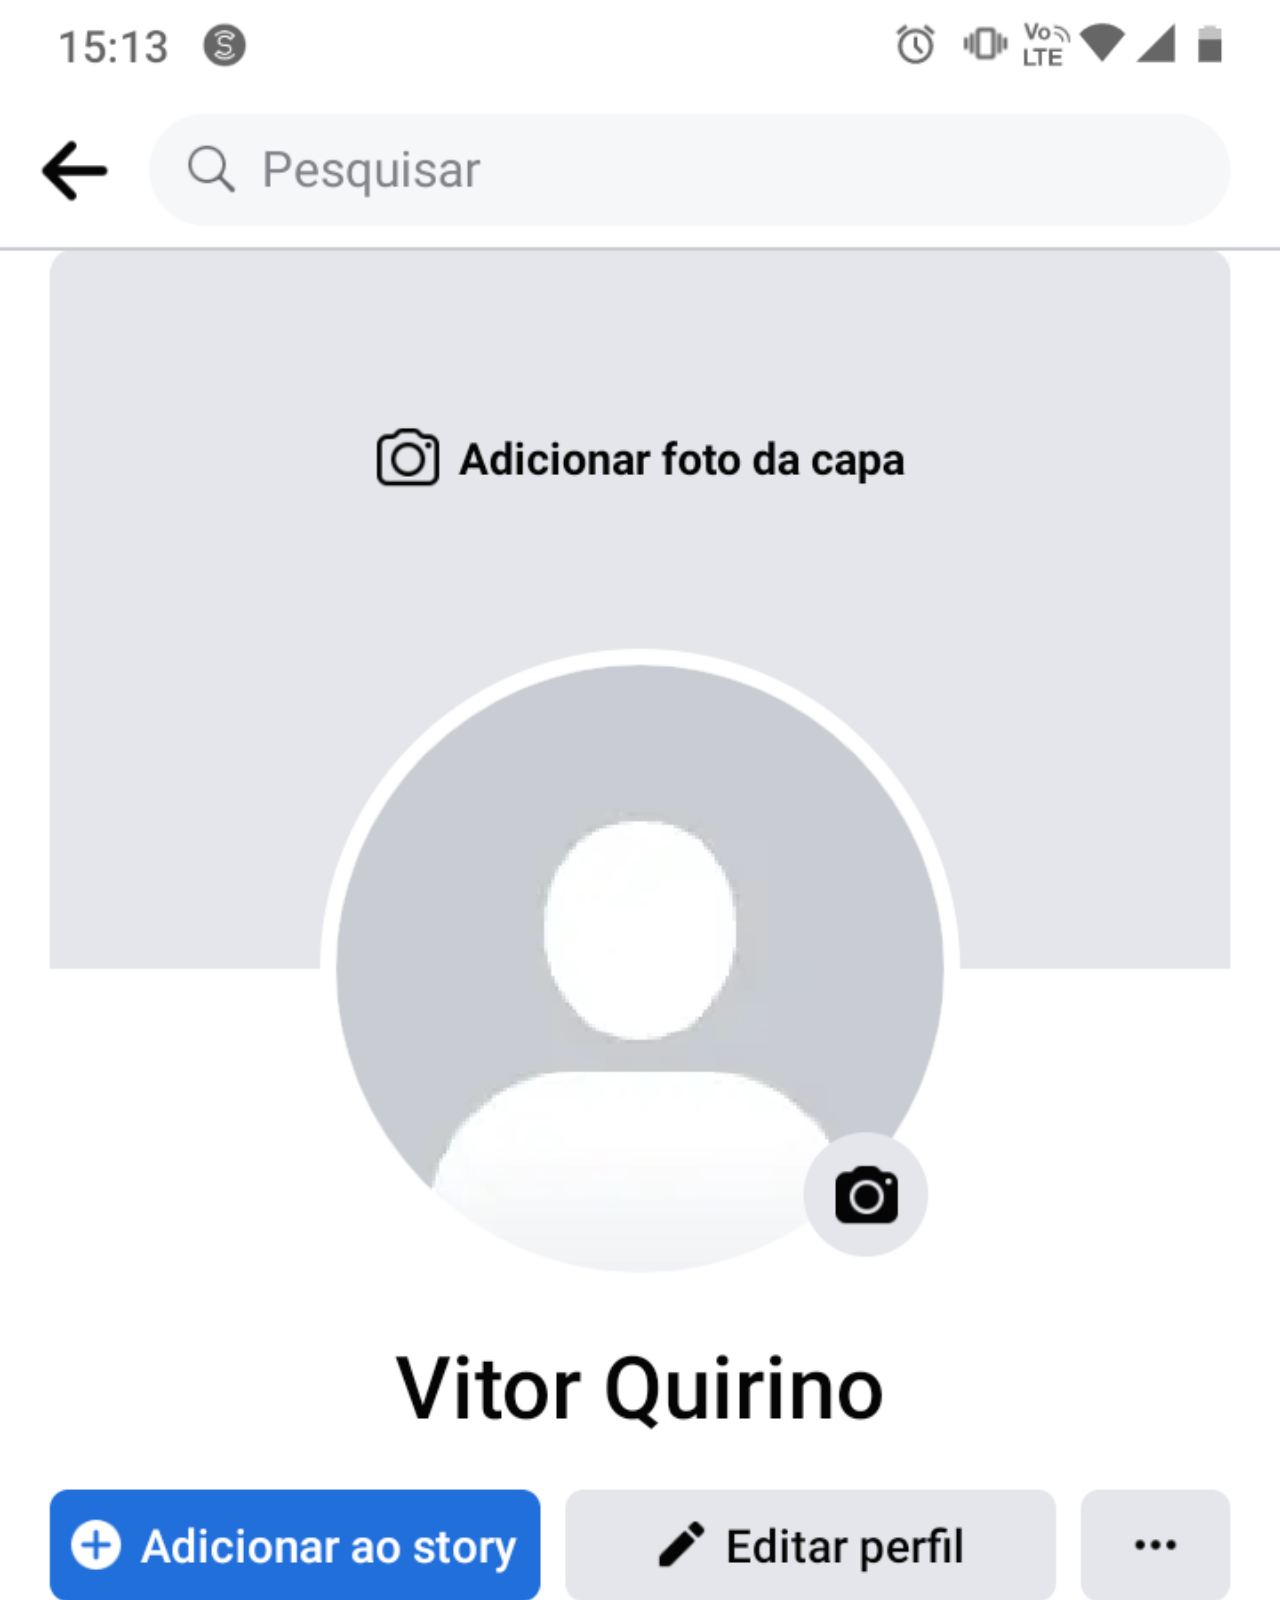
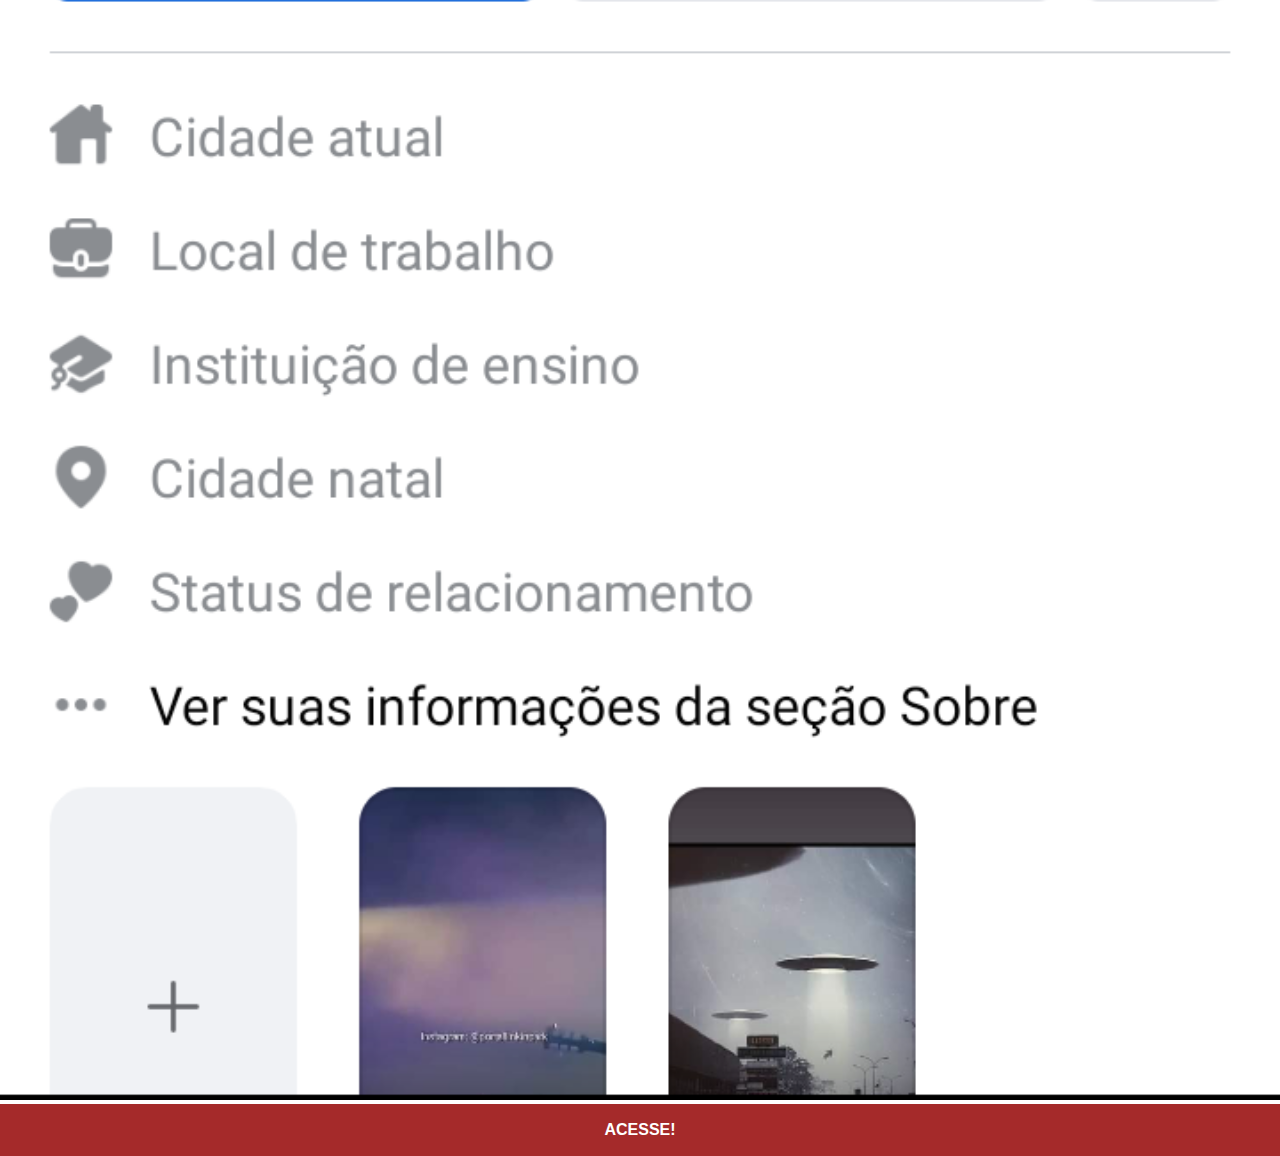
<file: fecbook.html>
<!DOCTYPE html>
<html lang="pt-br">
<head>
    <meta charset="UTF-8">
    <meta http-equiv="X-UA-Compatible" content="IE=edge">
    <meta name="viewport" content="width=device-width, initial-scale=1.0">
    <link rel="stylesheet" href="estilos/social.css">    
    <title>Document</title>
</head>
<body>
    <img src="imagens/fecbook-meu.png" alt="">
    <a href="https://www.facebook.com/vitor.quirino.7165/" target="_blank">ACESSE!</a>
</body>
</html>
</file>
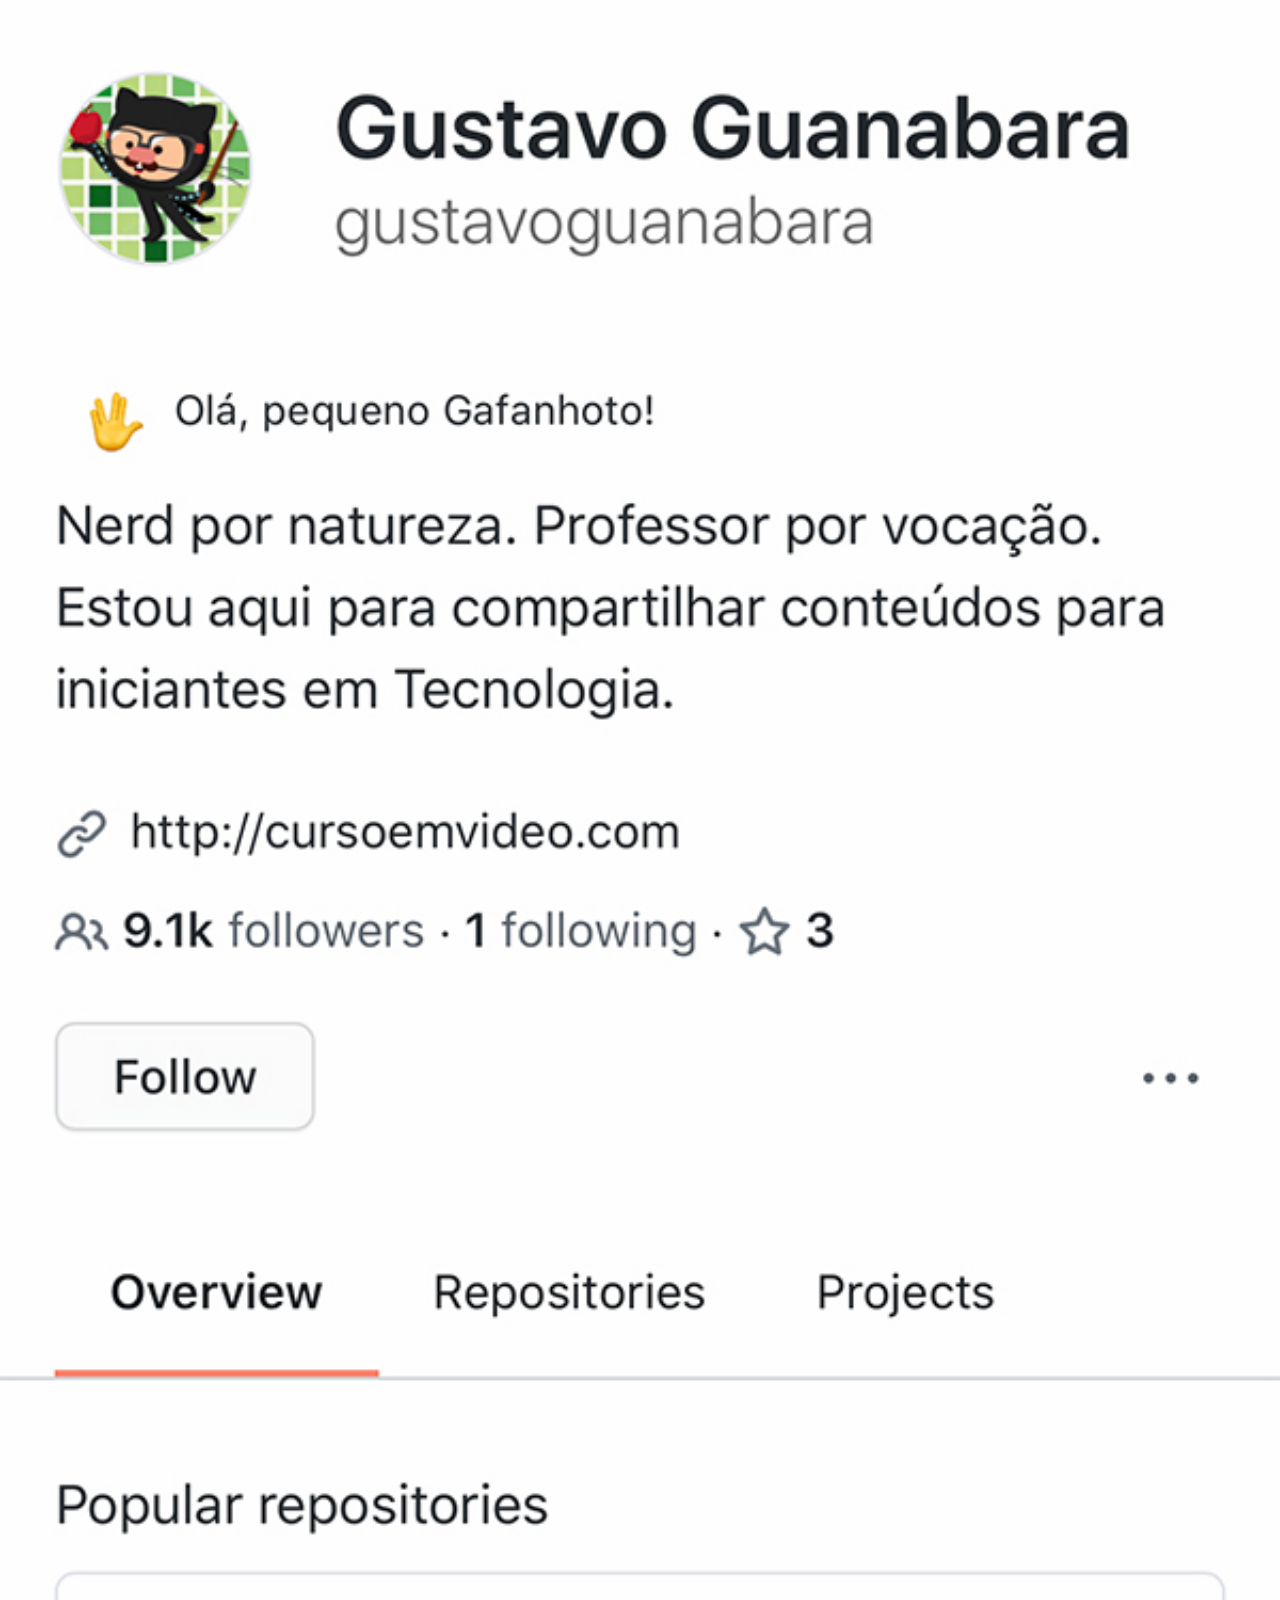
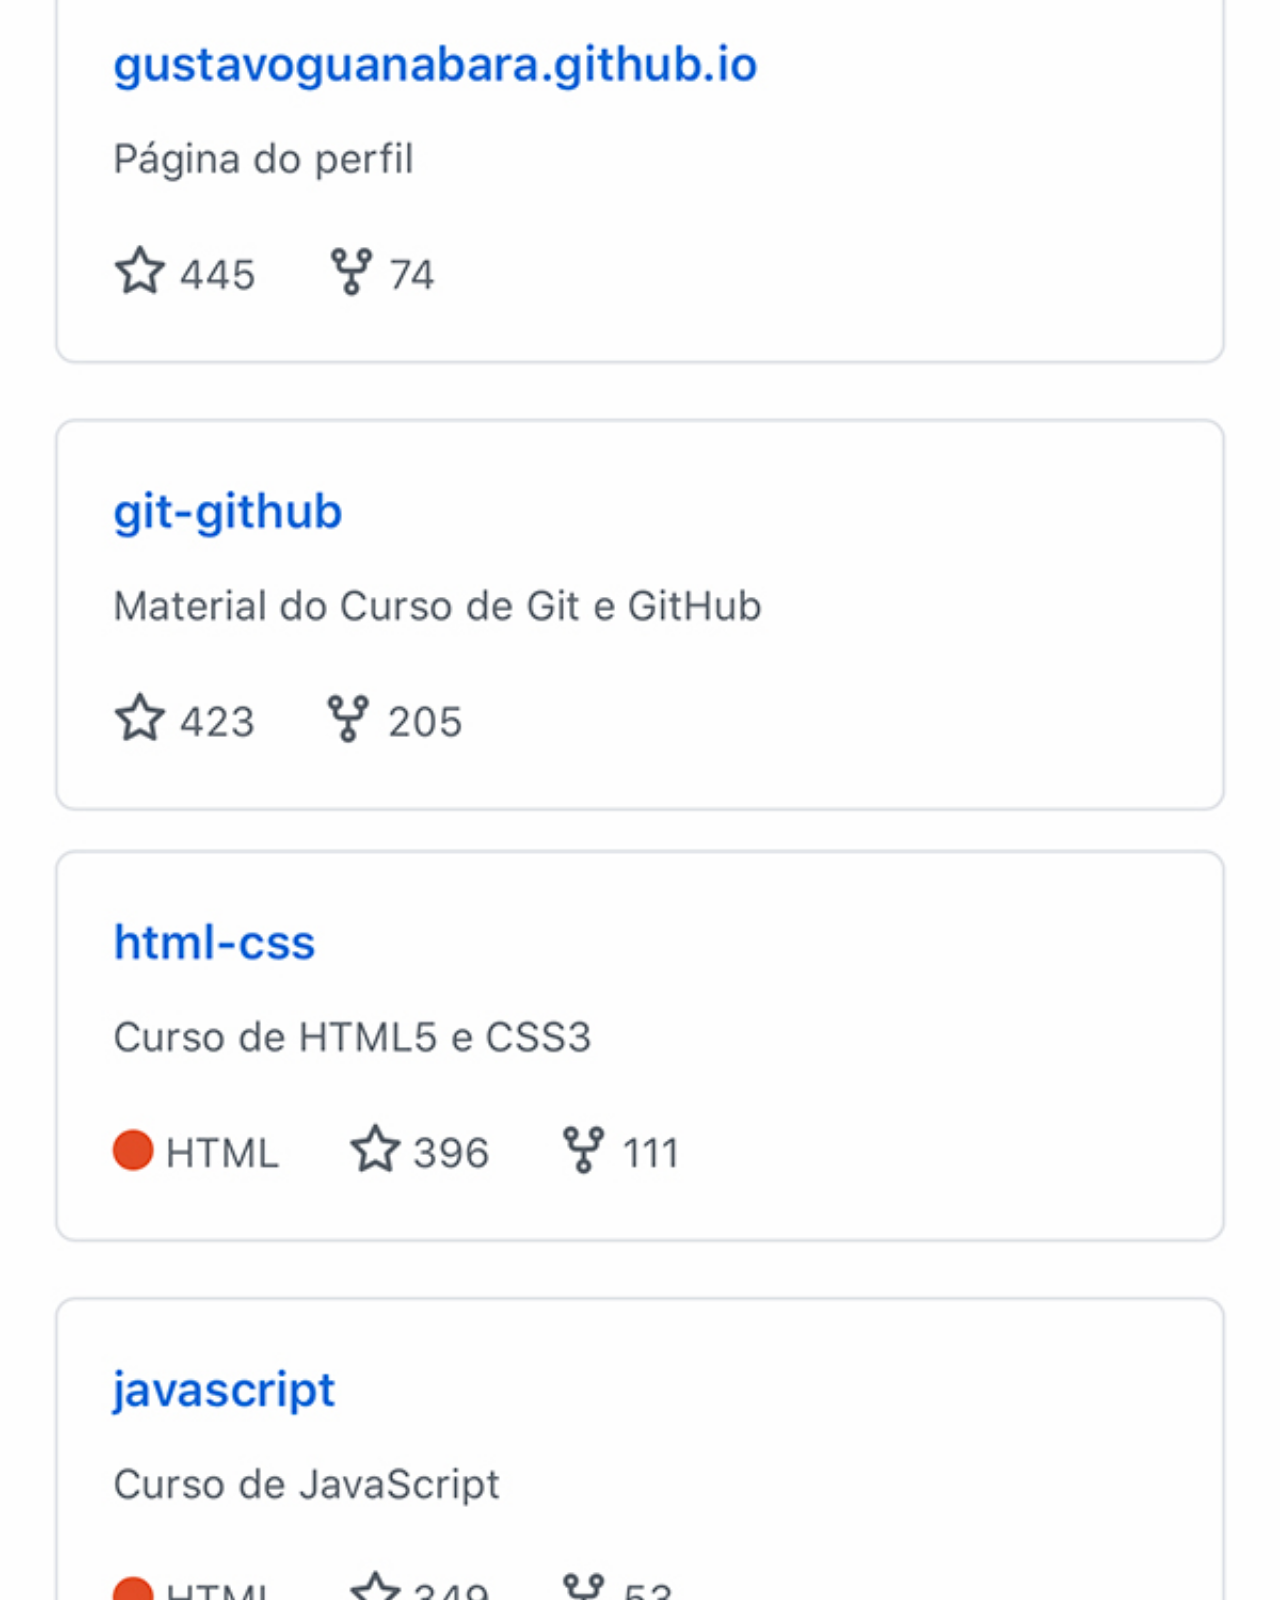
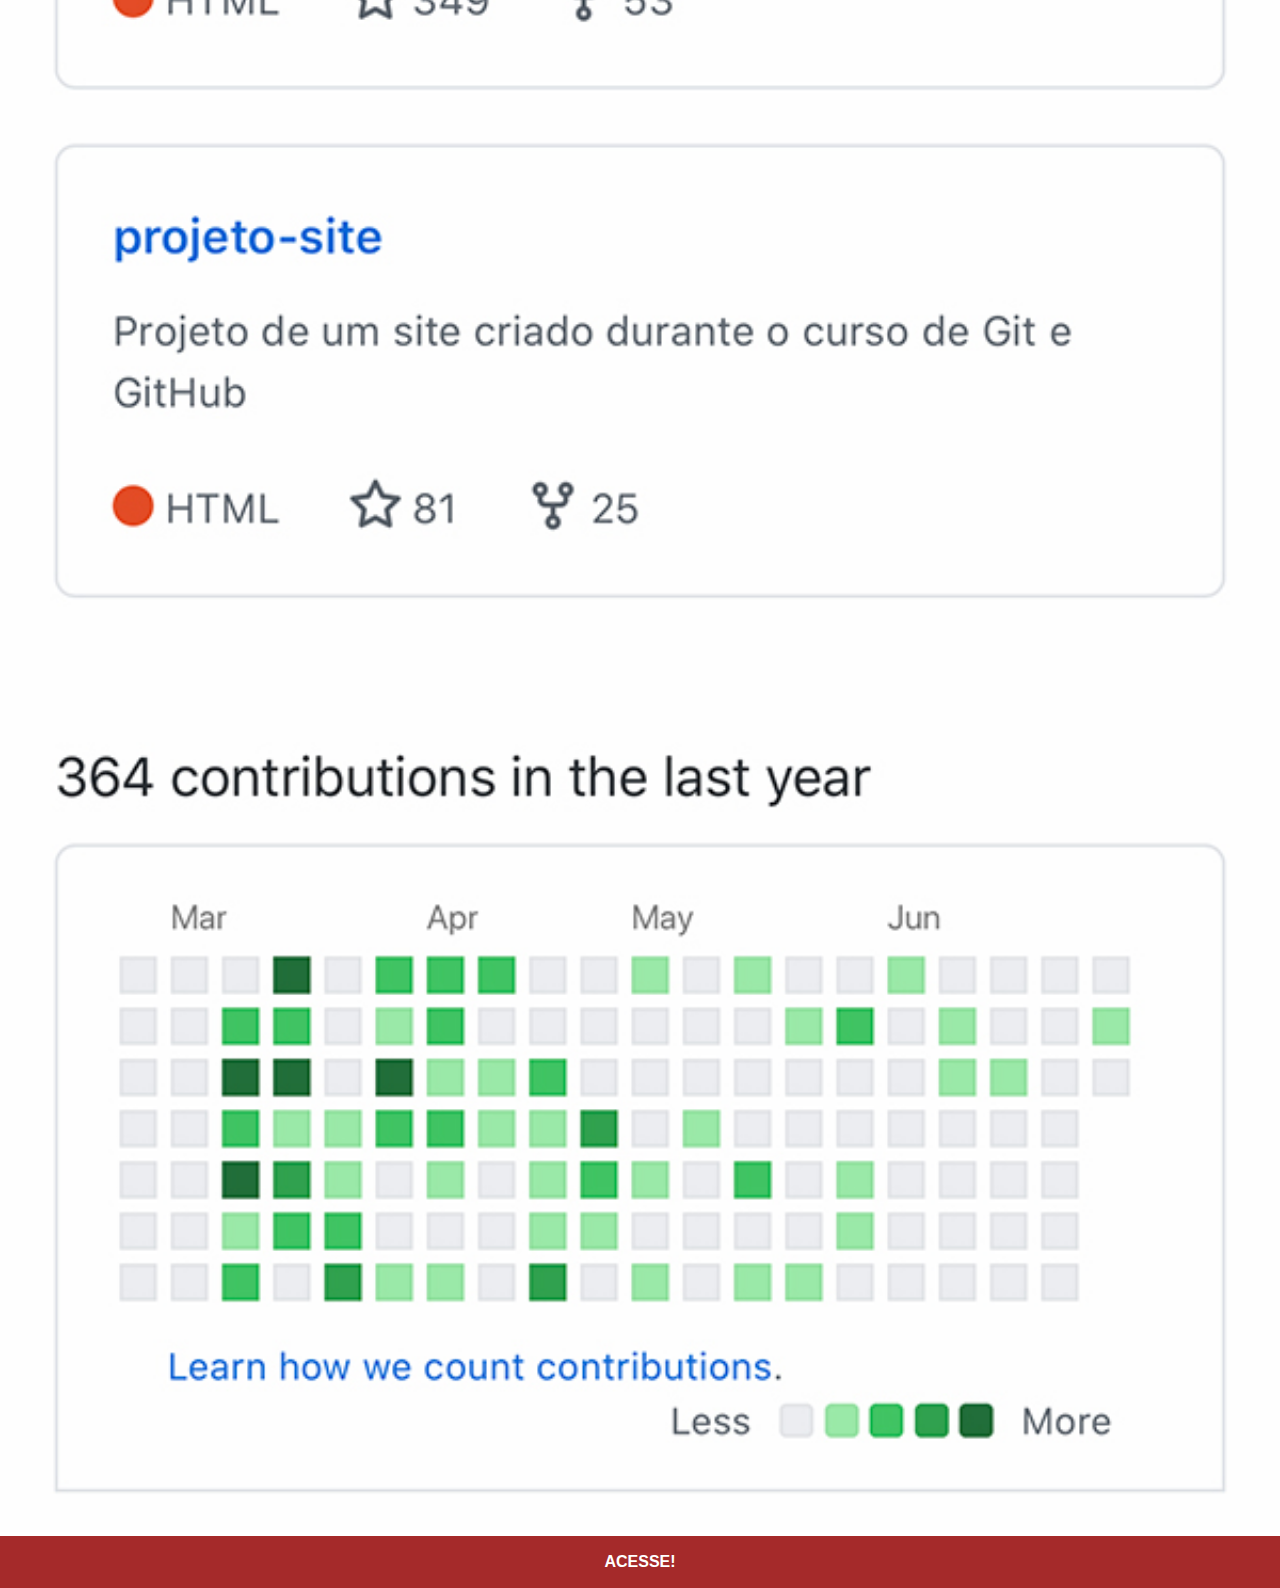
<file: github.html>
<!DOCTYPE html>
<html lang="pt-br">
<head>
    <meta charset="UTF-8">
    <meta http-equiv="X-UA-Compatible" content="IE=edge">
    <meta name="viewport" content="width=device-width, initial-scale=1.0">
    <link rel="stylesheet" href="estilos/social.css">
    <title>github</title>
</head>
<body>
    <img src="imagens/tela-github.jpg" alt="">
    <a href="https://github.com/gustavoguanabara" target="_blank">ACESSE!</a>
</body>
</html>
</file>
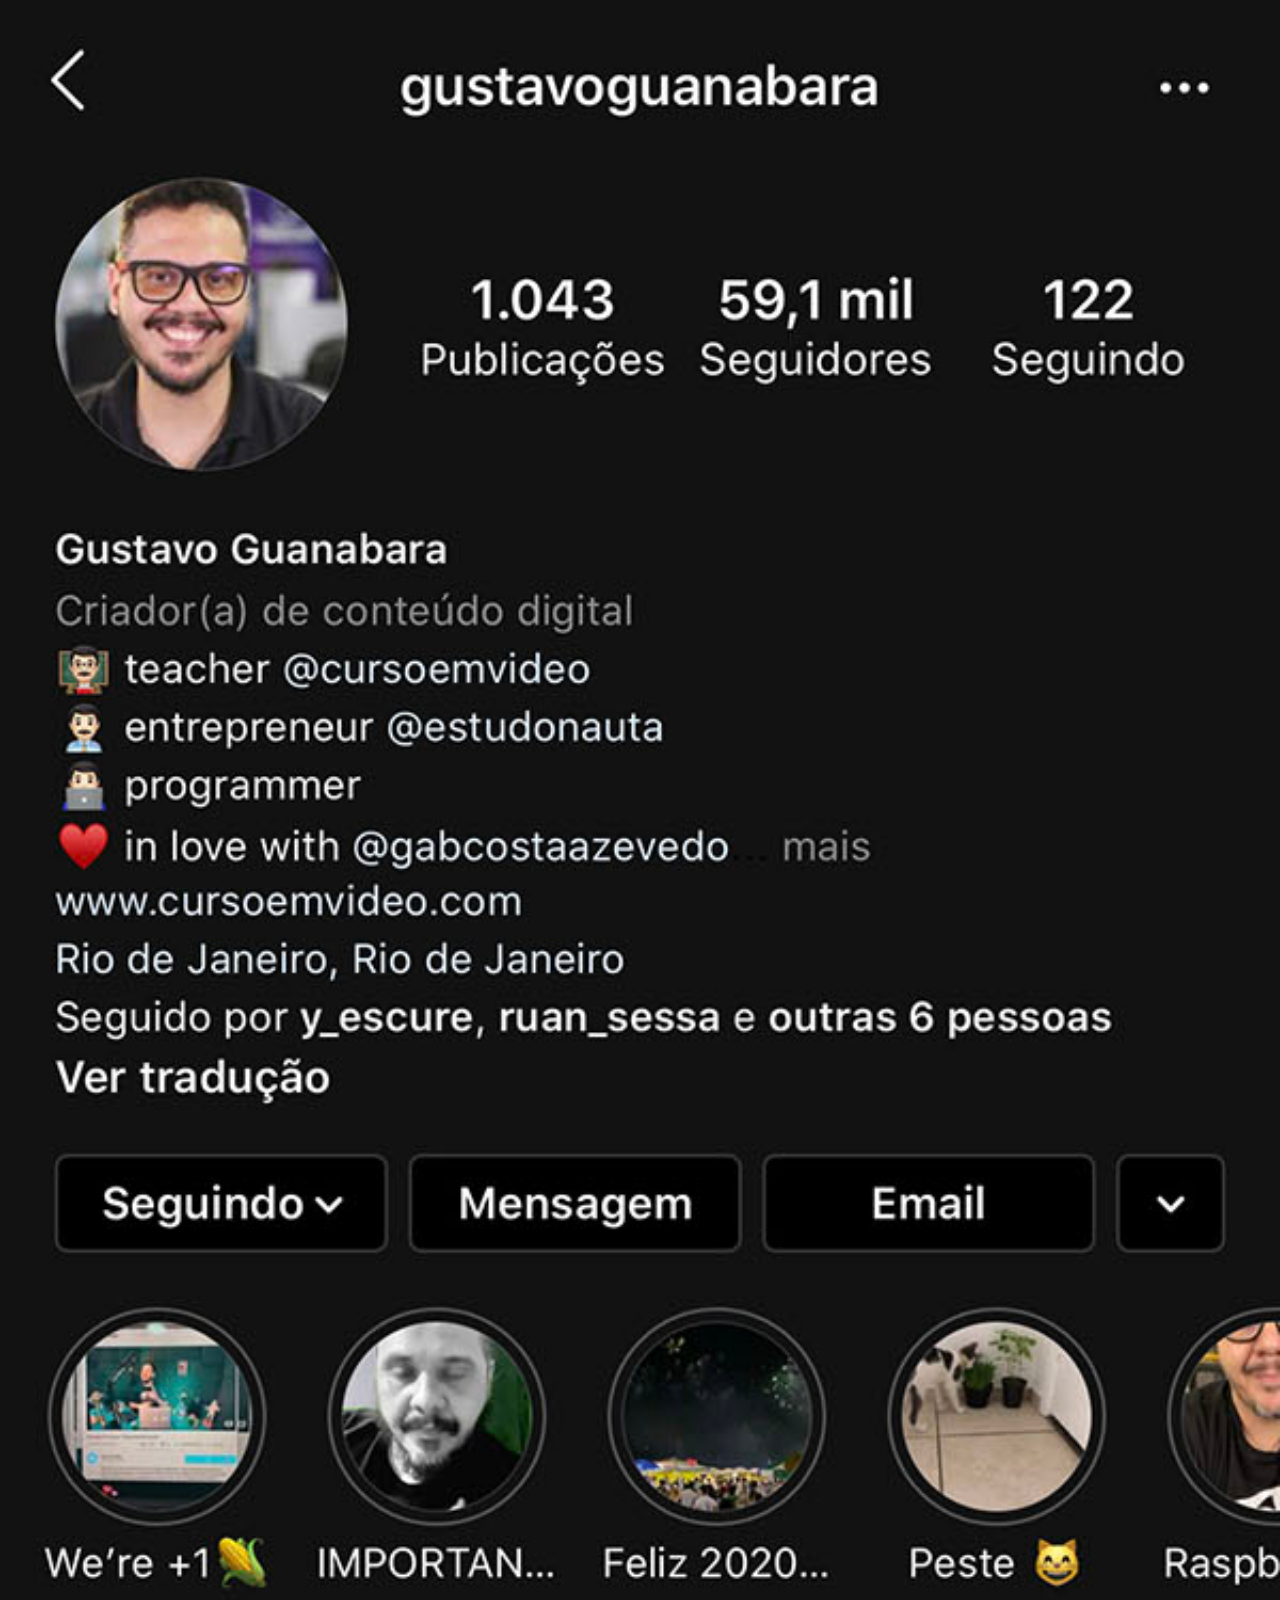
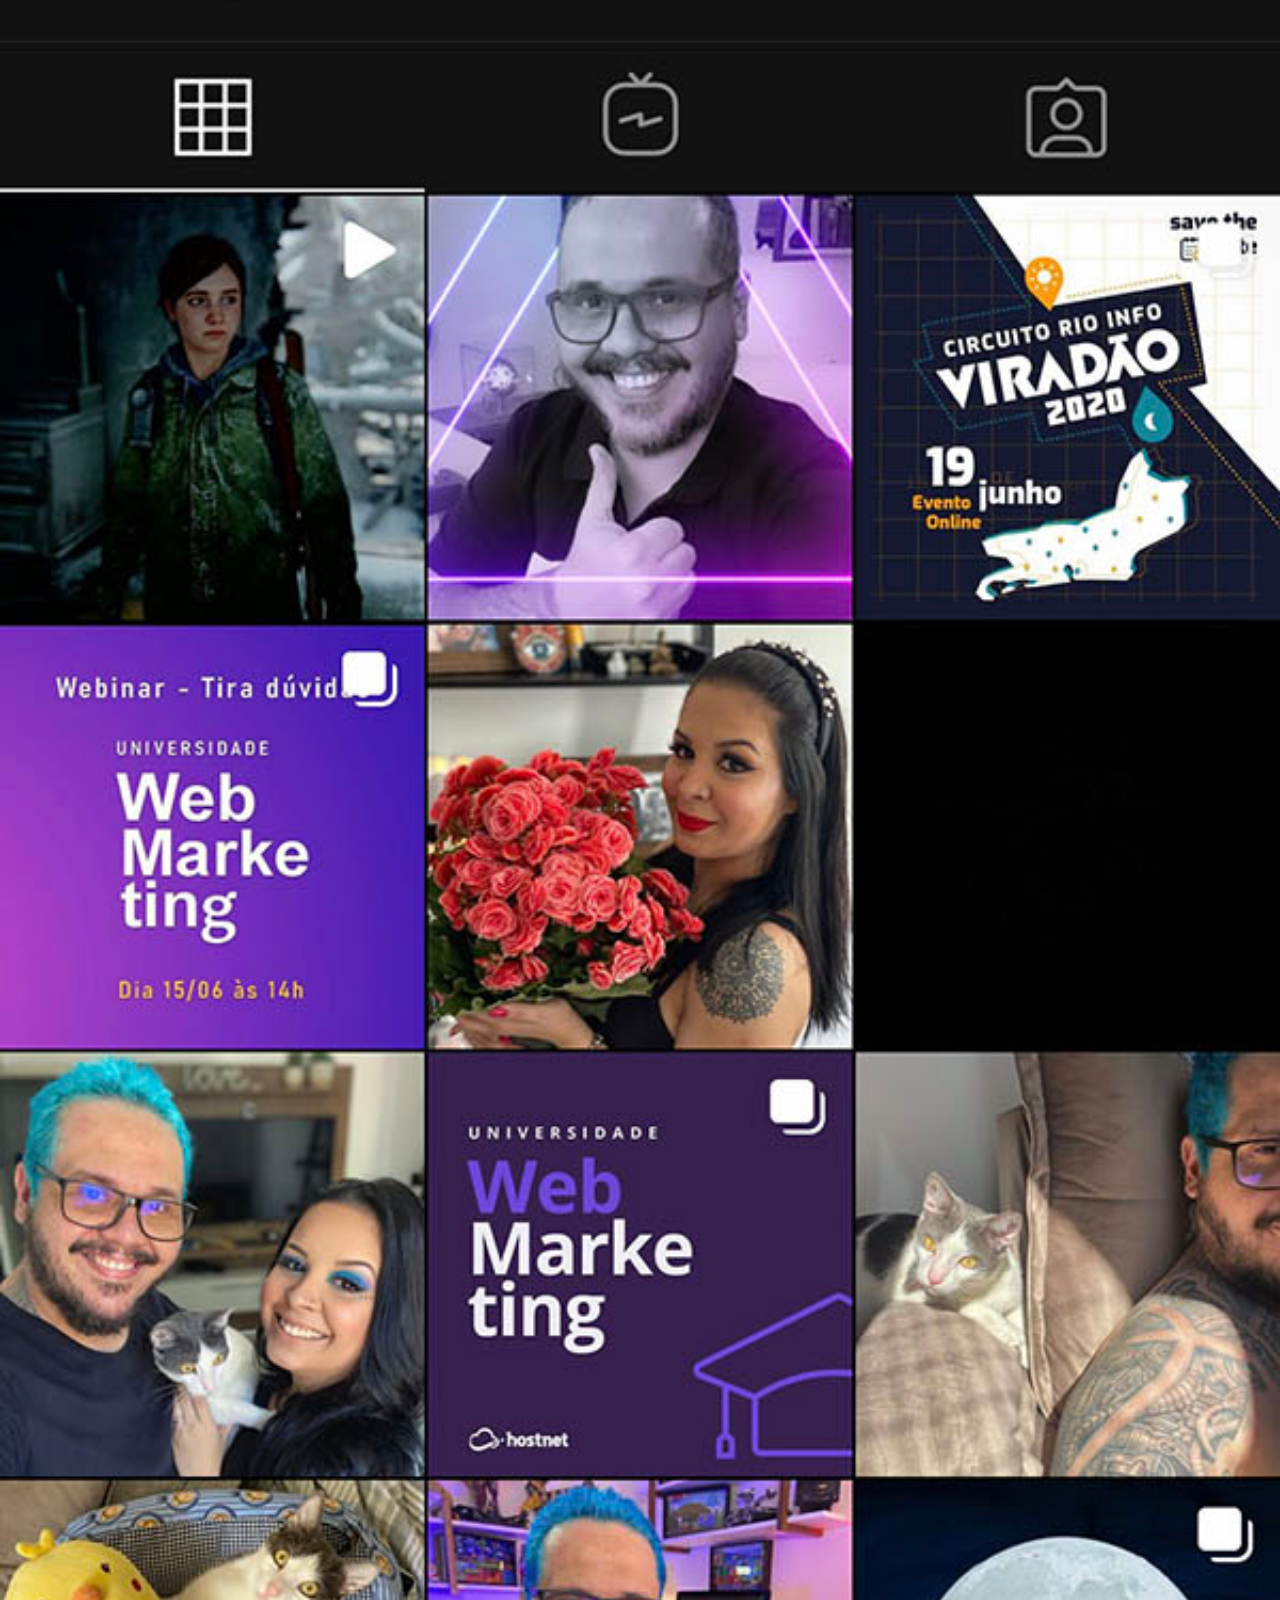
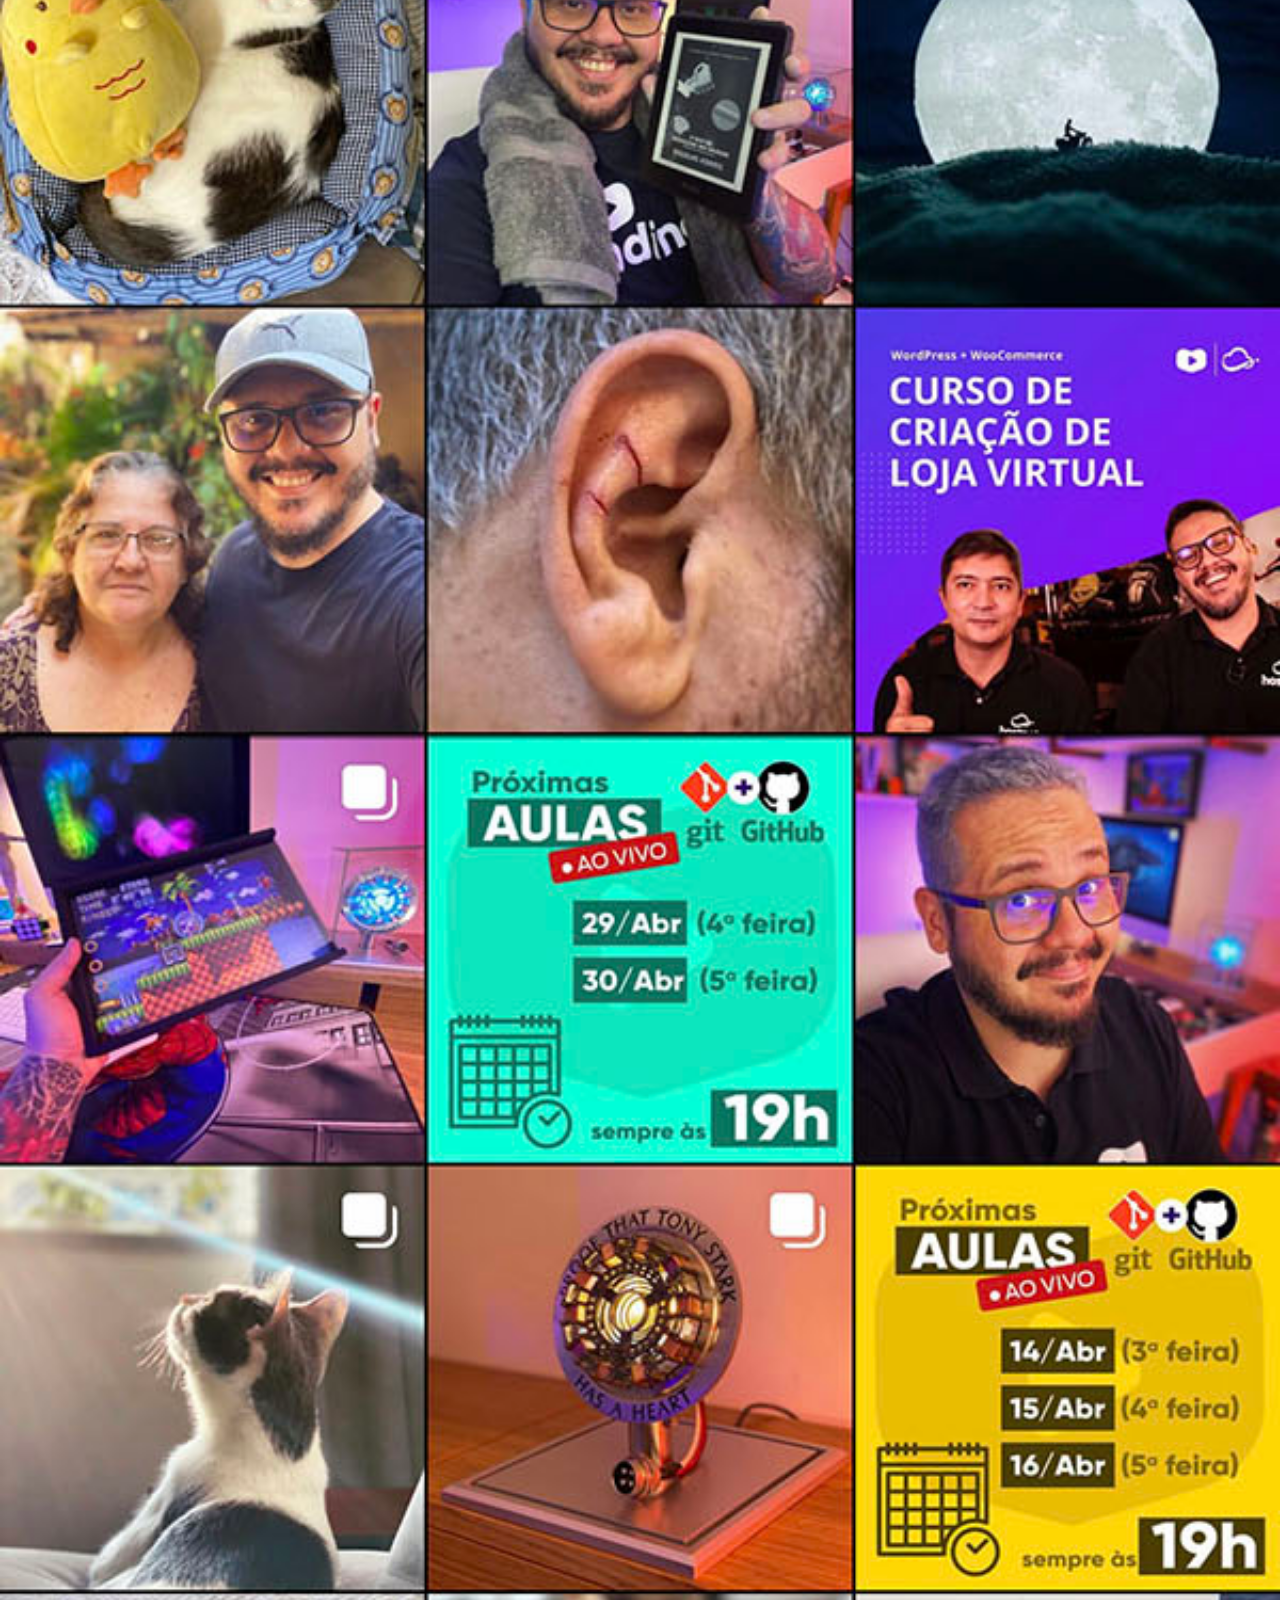
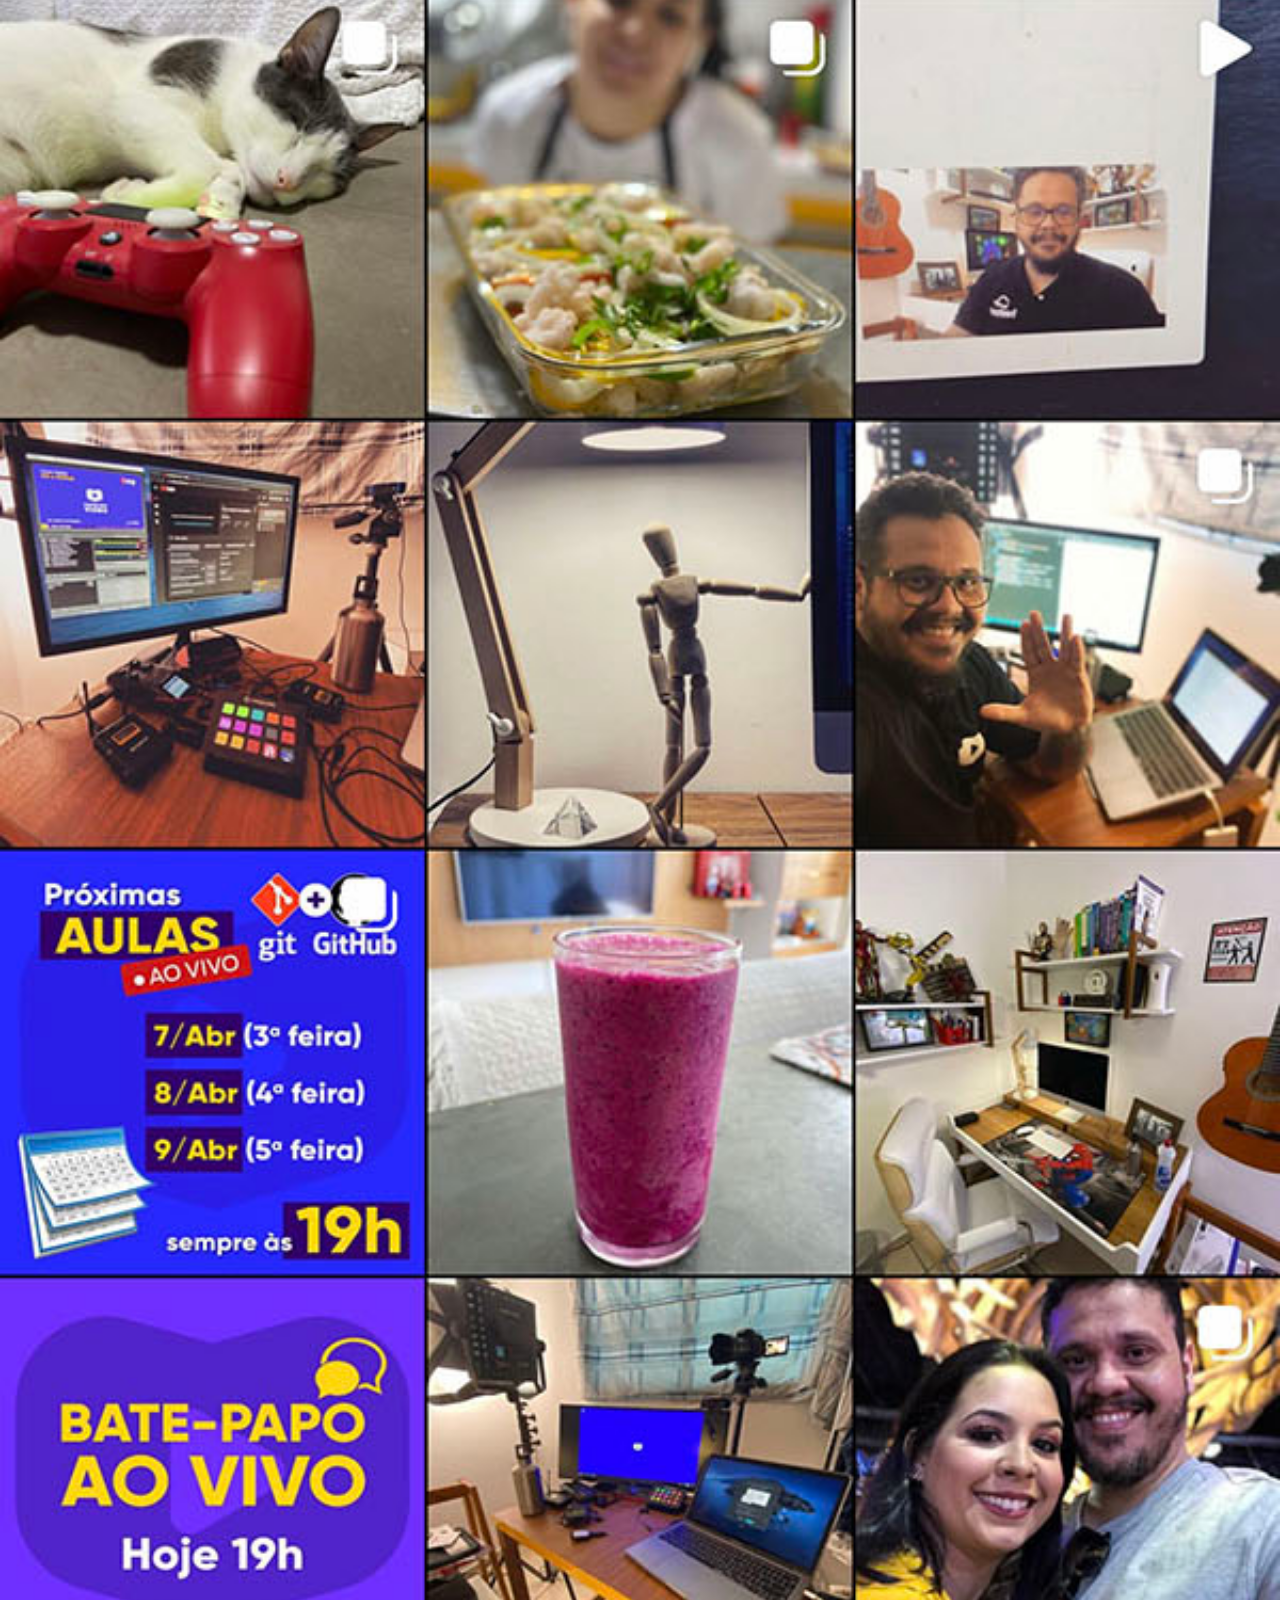
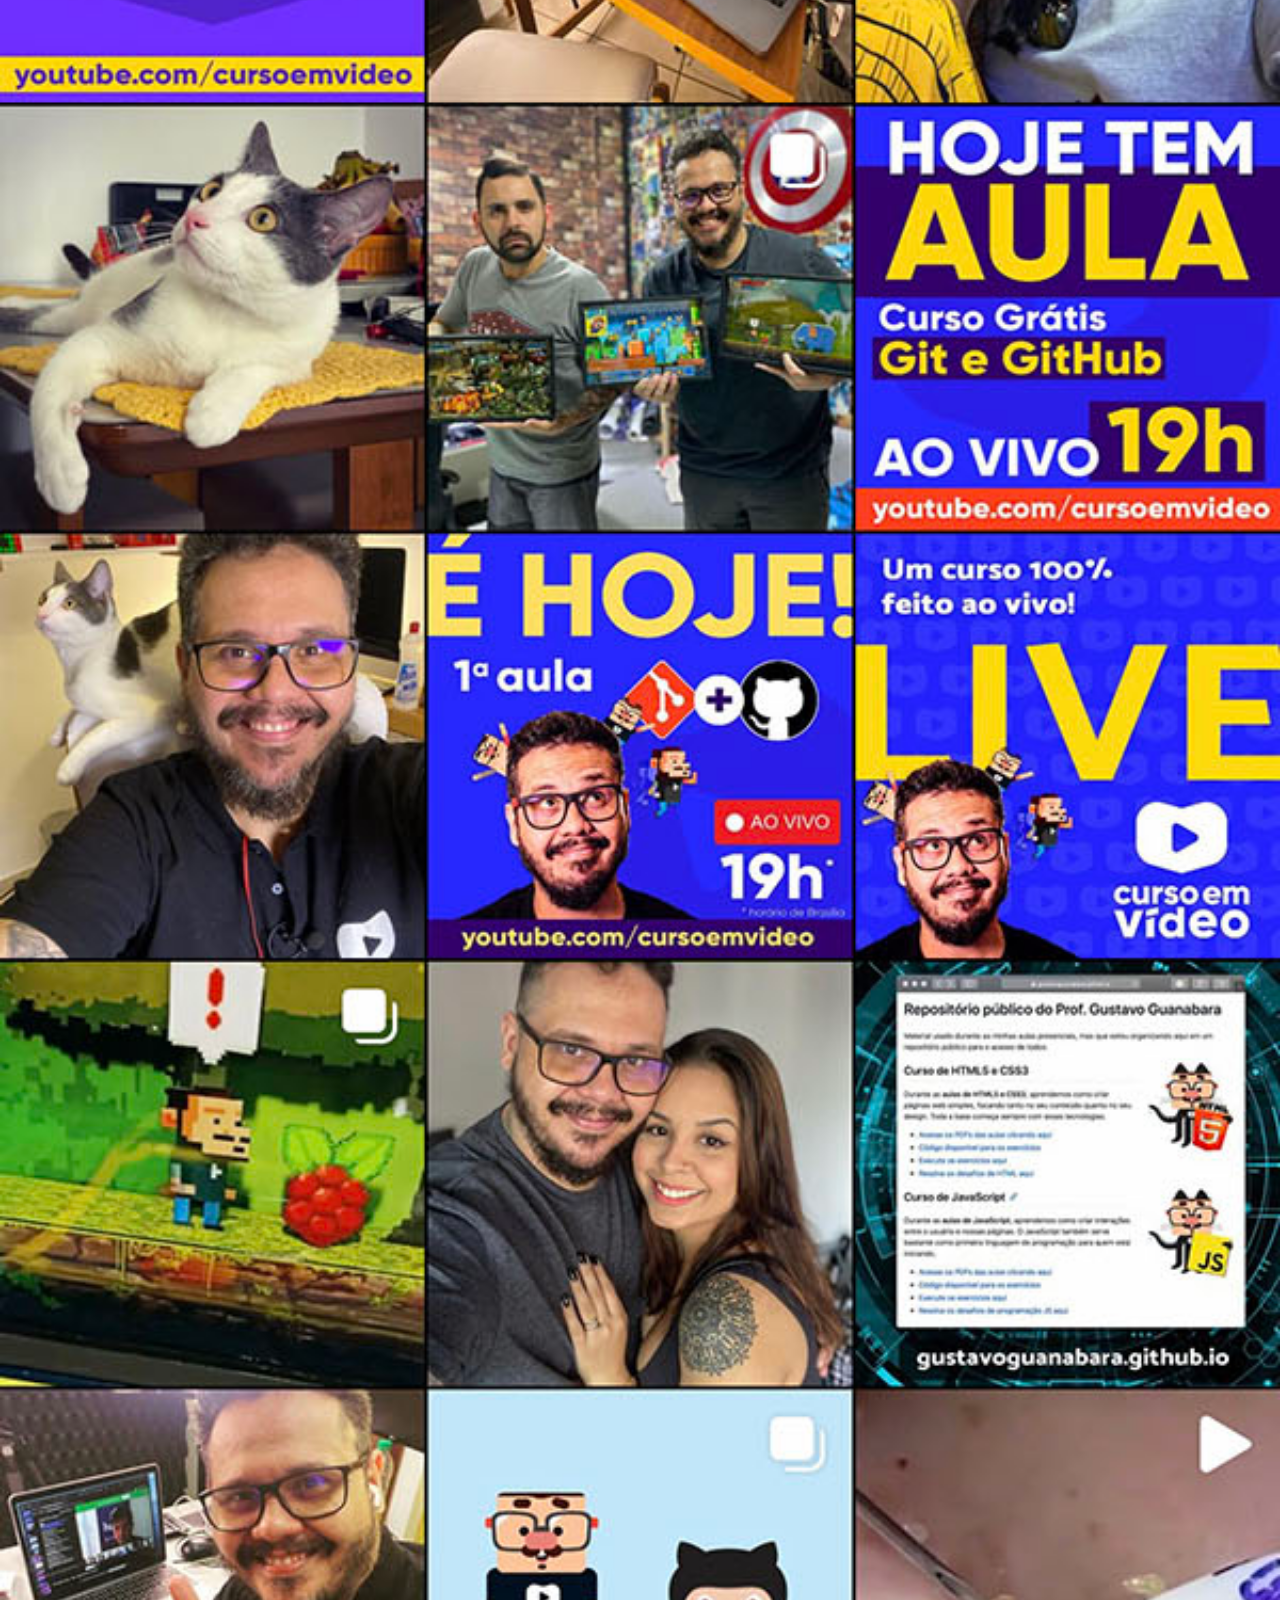
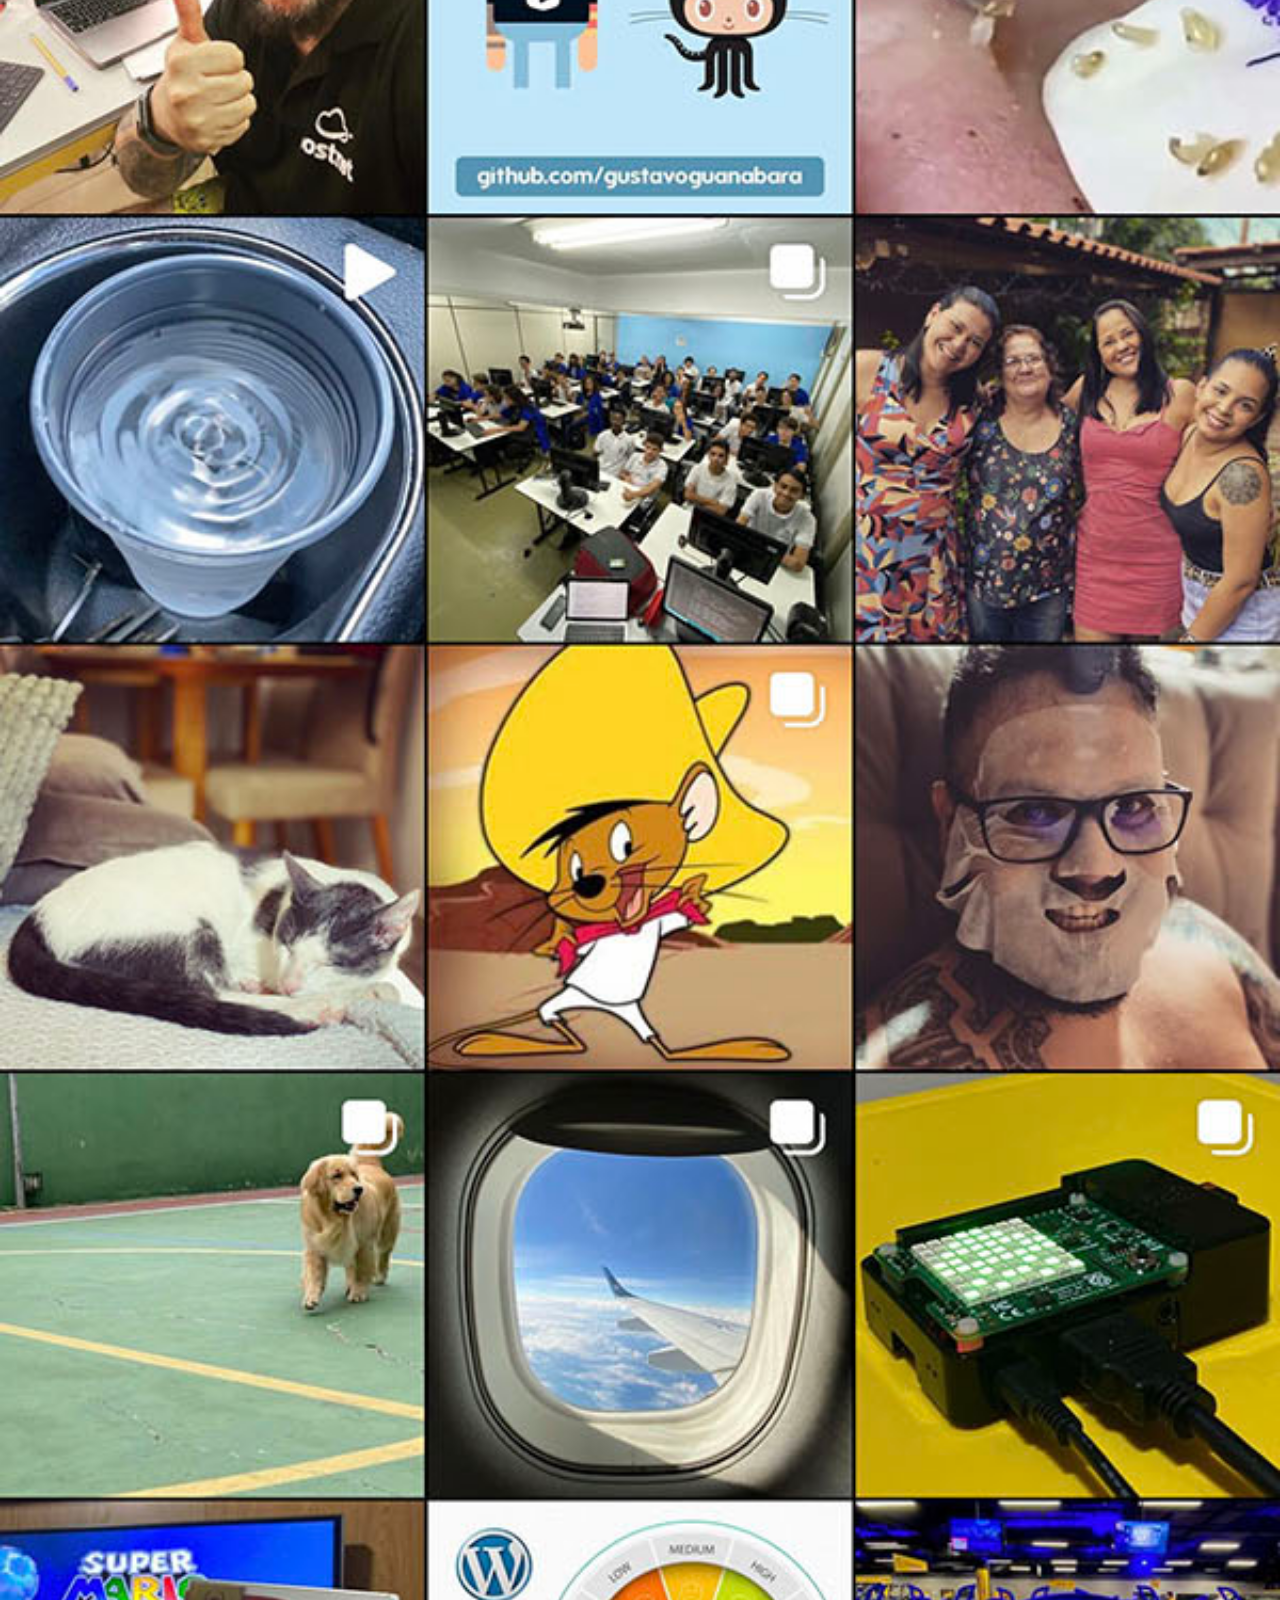
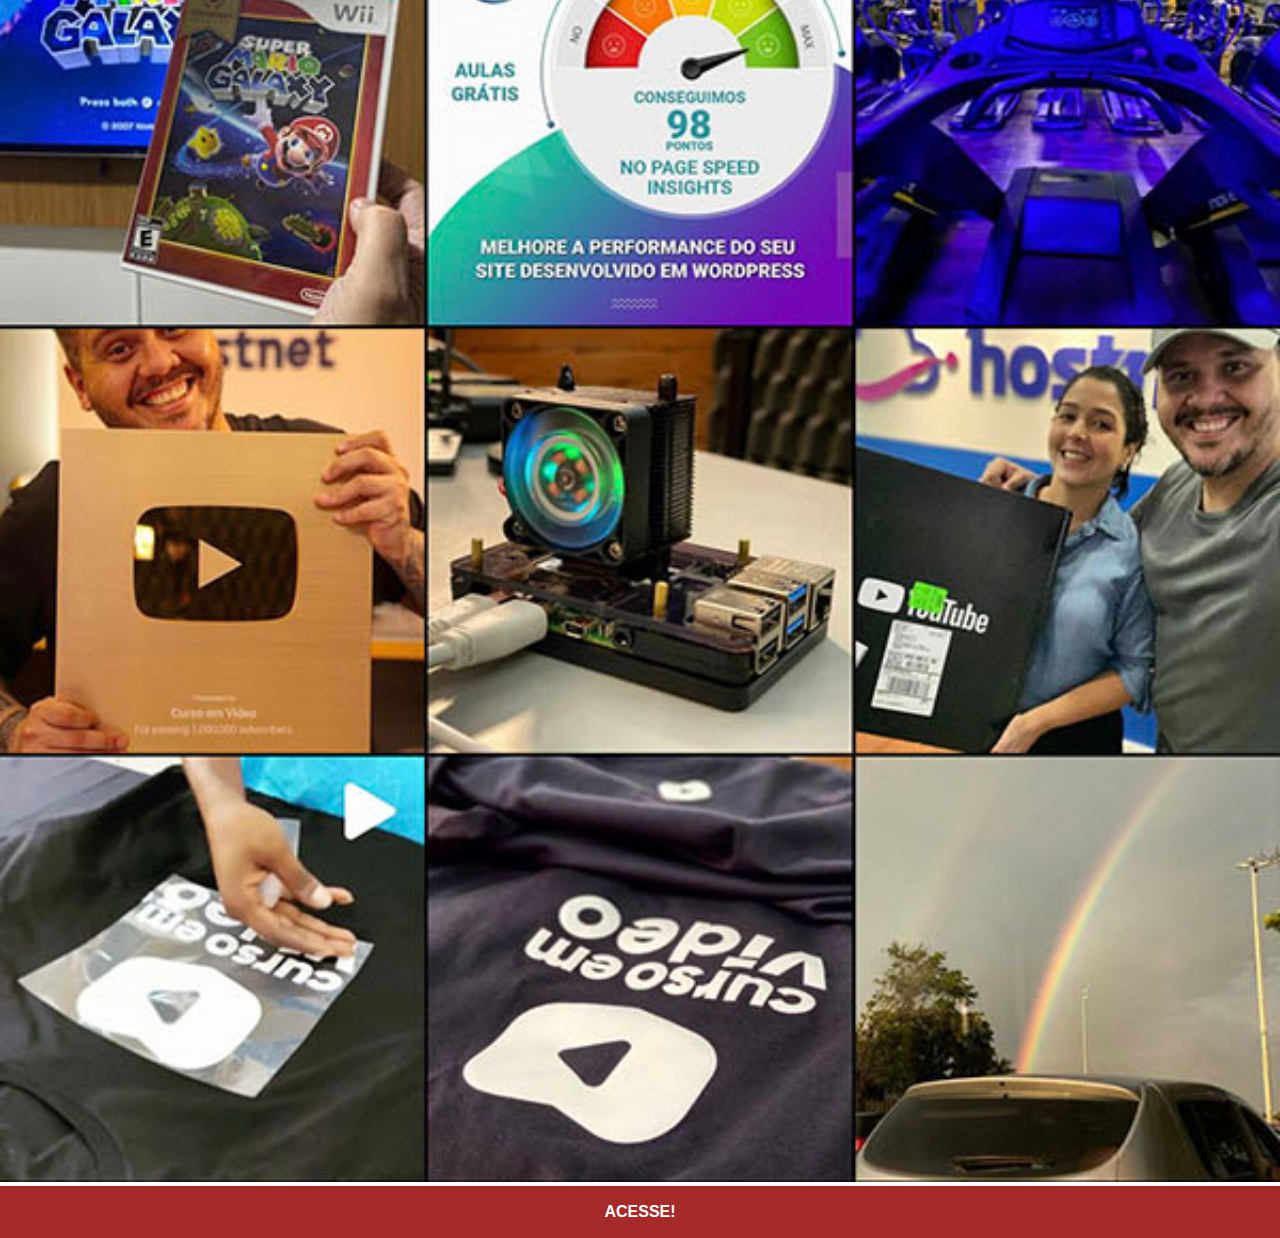
<file: instagram.html>
<!DOCTYPE html>
<html lang="pt-br">
<head>
    <meta charset="UTF-8">
    <meta http-equiv="X-UA-Compatible" content="IE=edge">
    <meta name="viewport" content="width=device-width, initial-scale=1.0">
    <link rel="stylesheet" href="estilos/social.css">
    <title>instagram</title>
</head>
<body>
    <img src="imagens/tela-instagram.jpg" alt="">
    <a href="https://www.instagram.com/_v1t0r77/" target="_blank">ACESSE!</a>
</body>
</html>
</file>
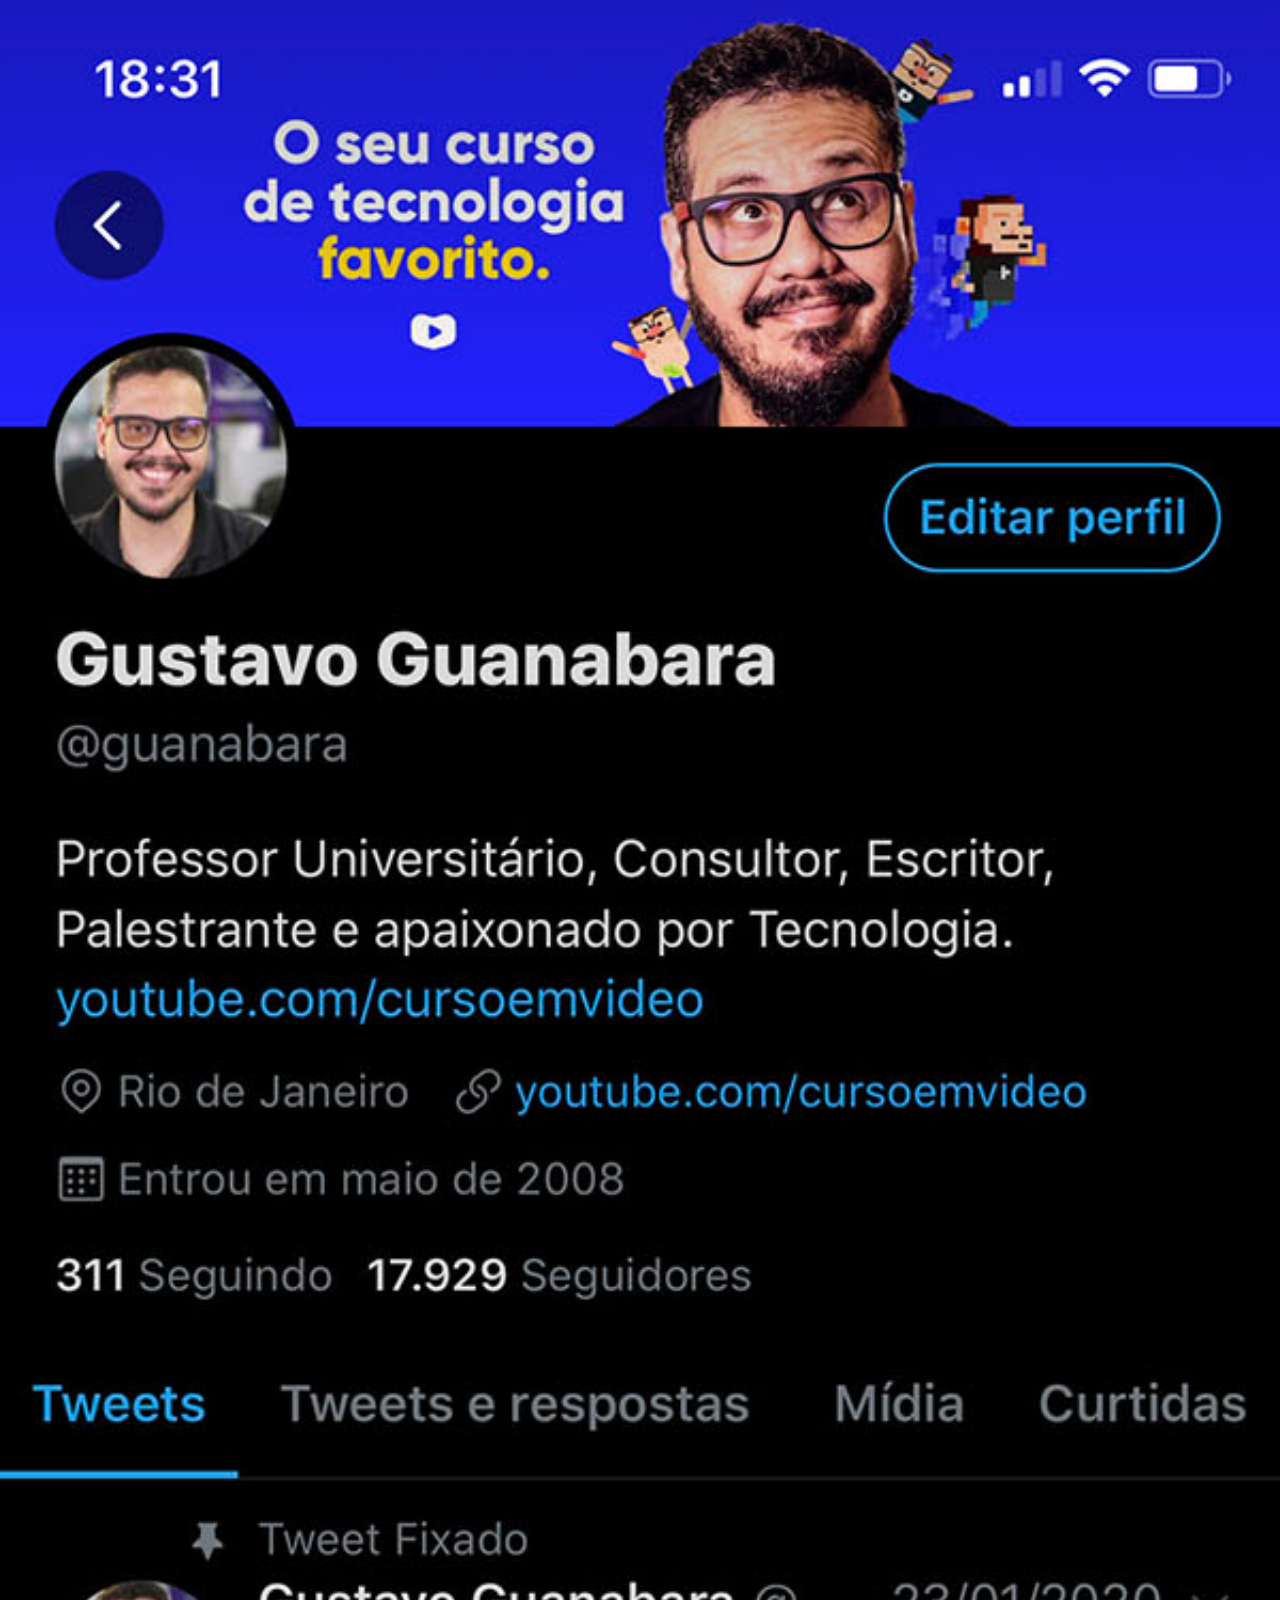
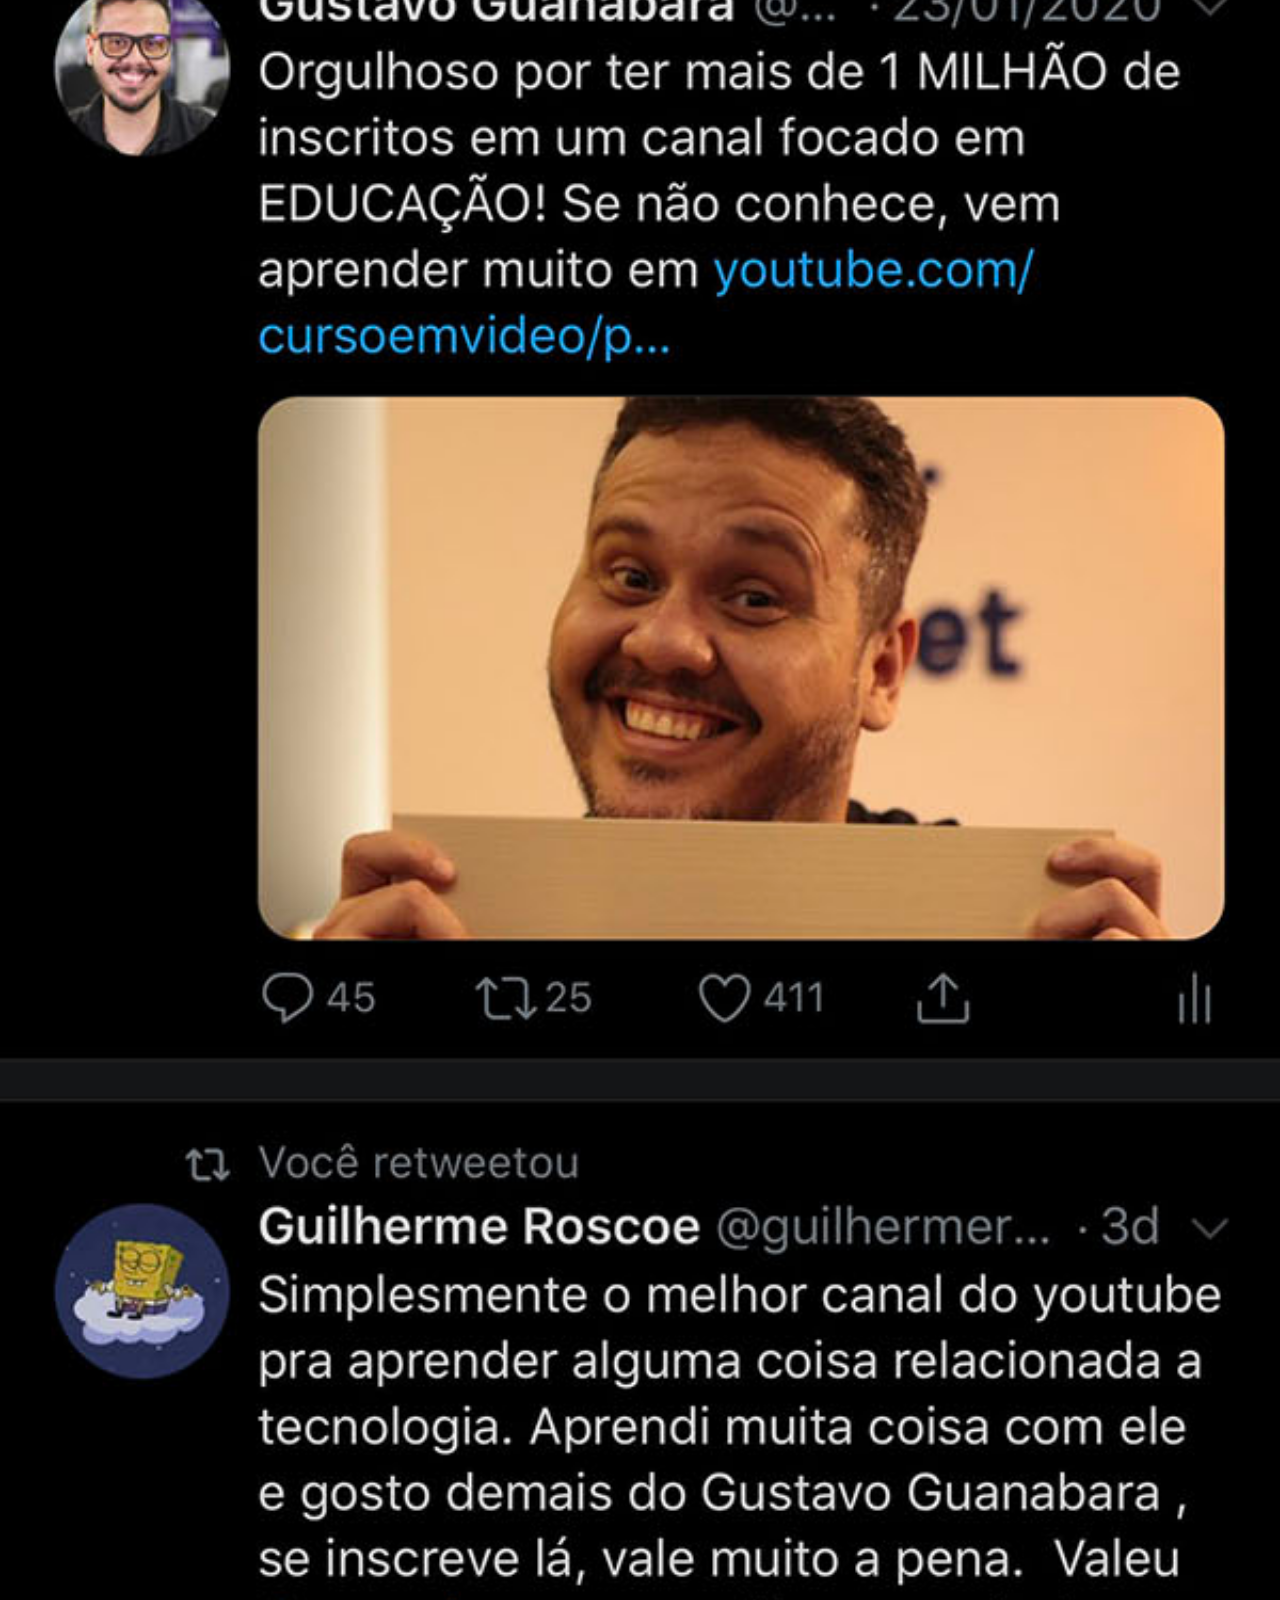
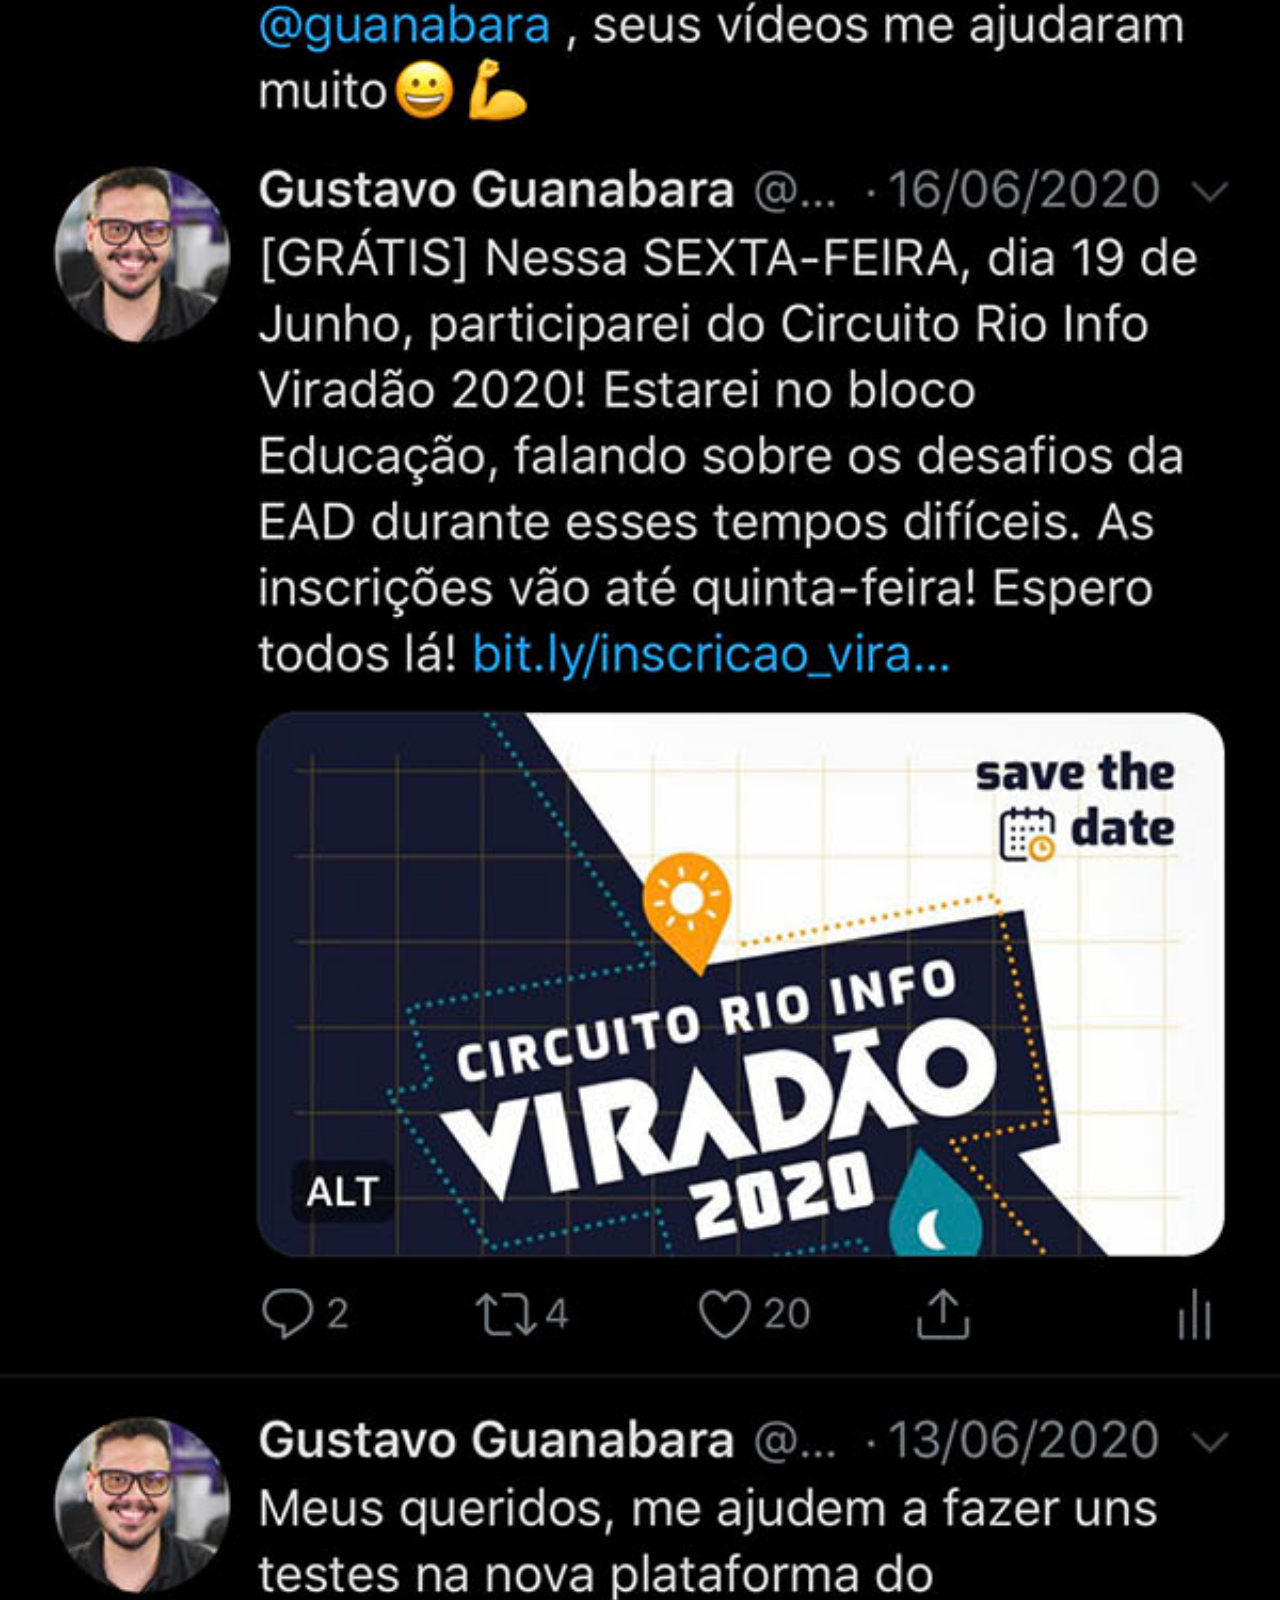
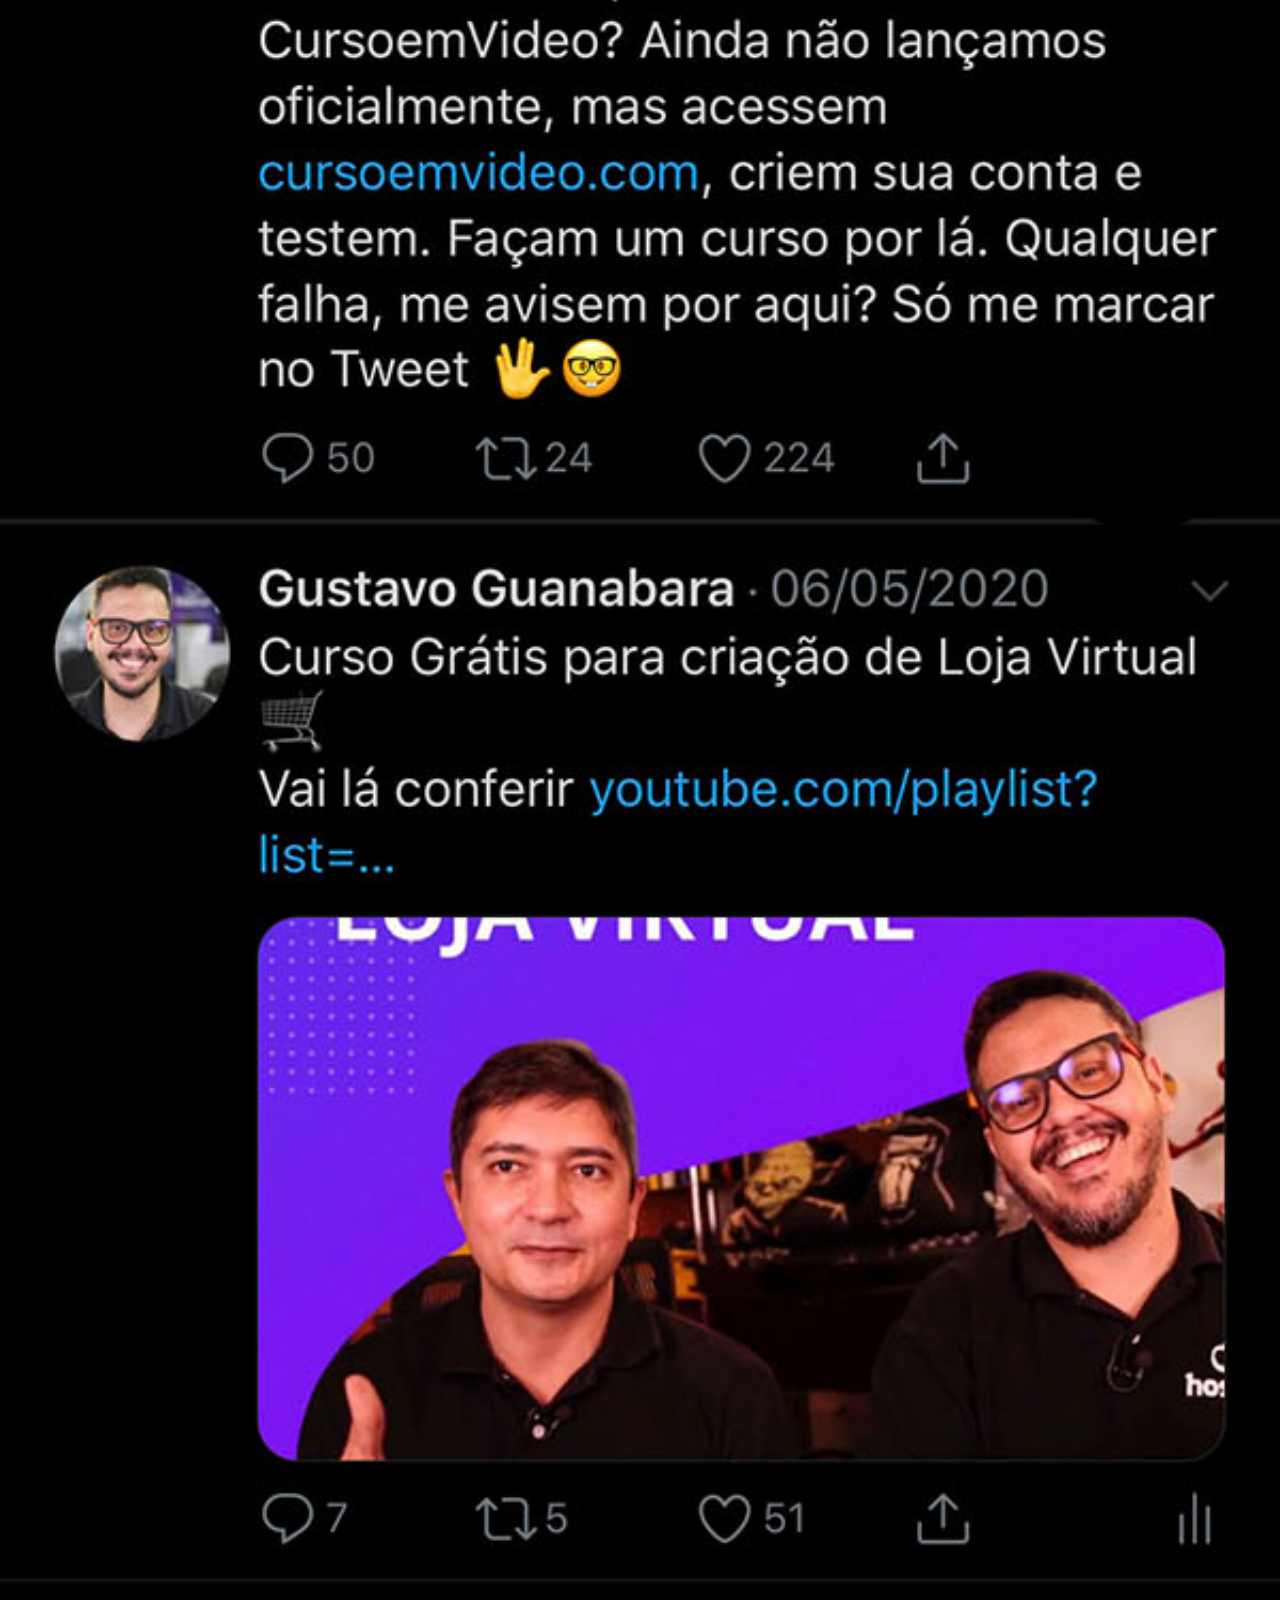
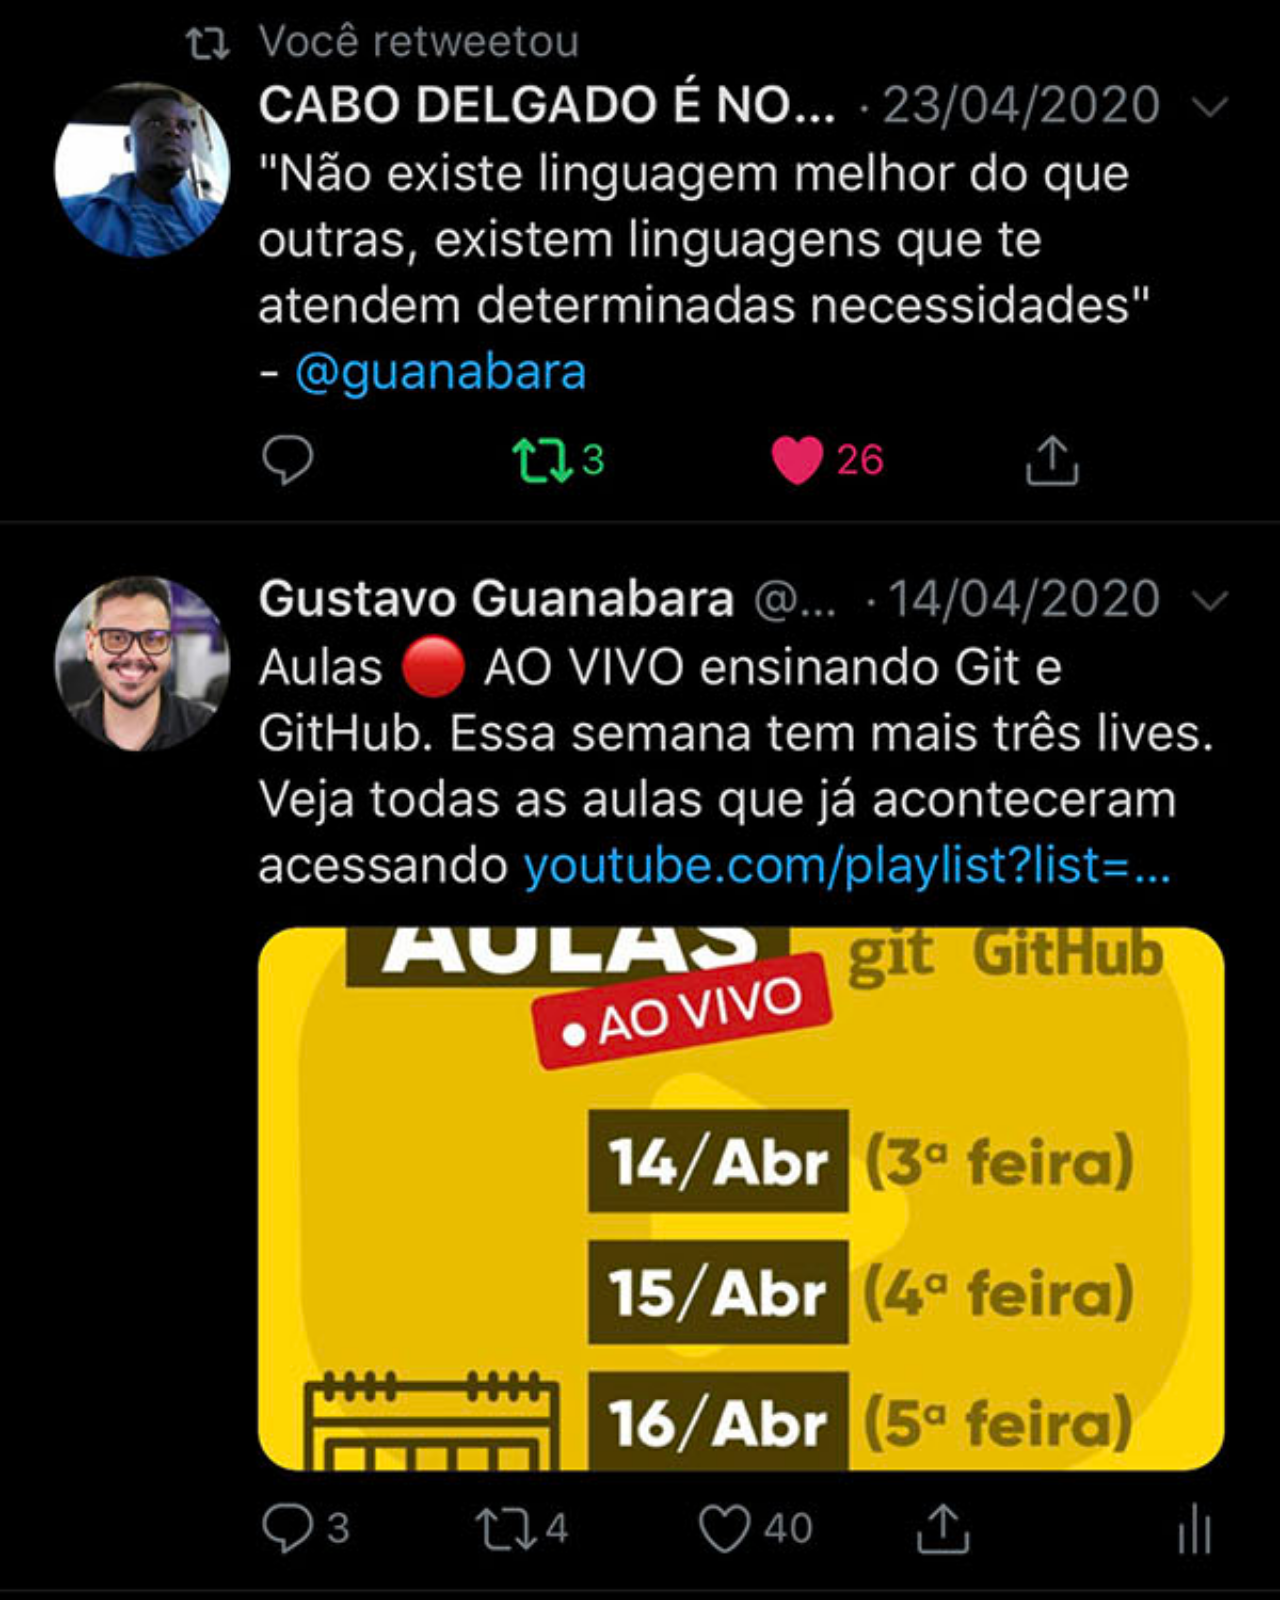
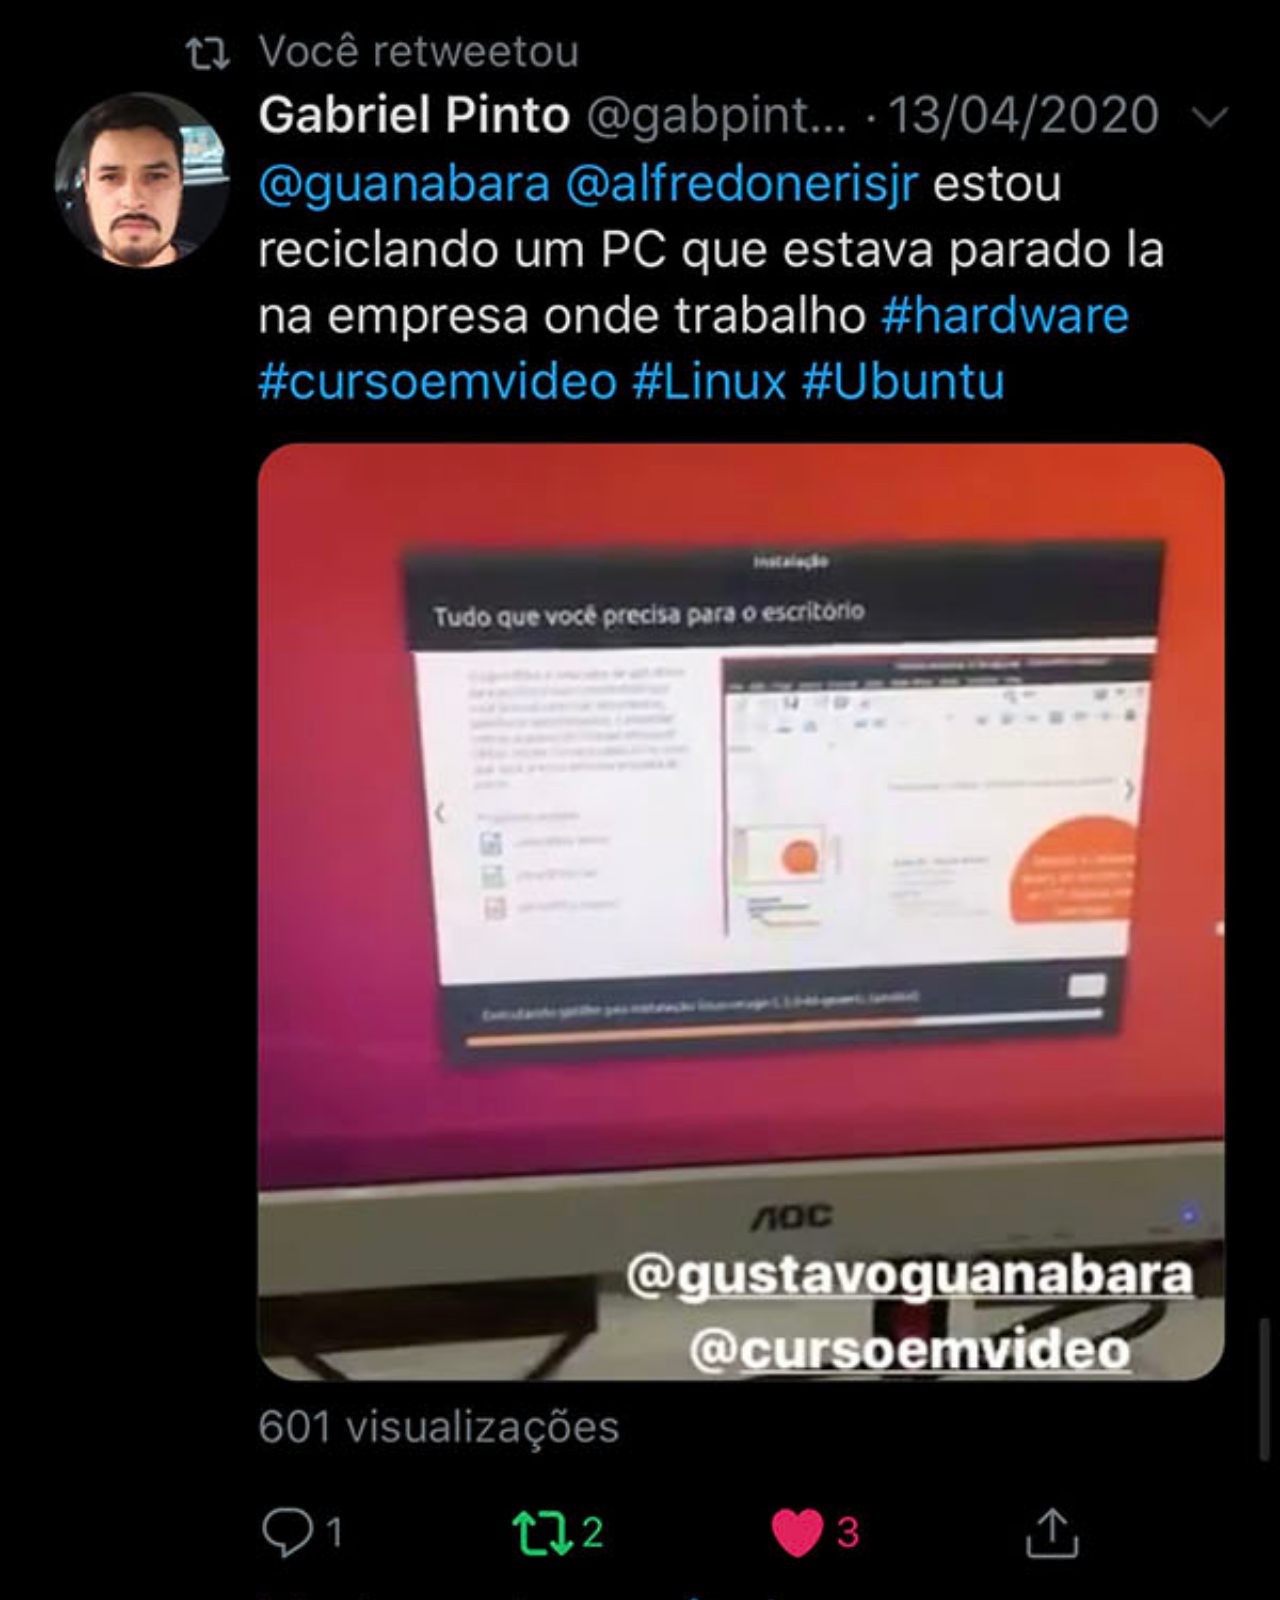
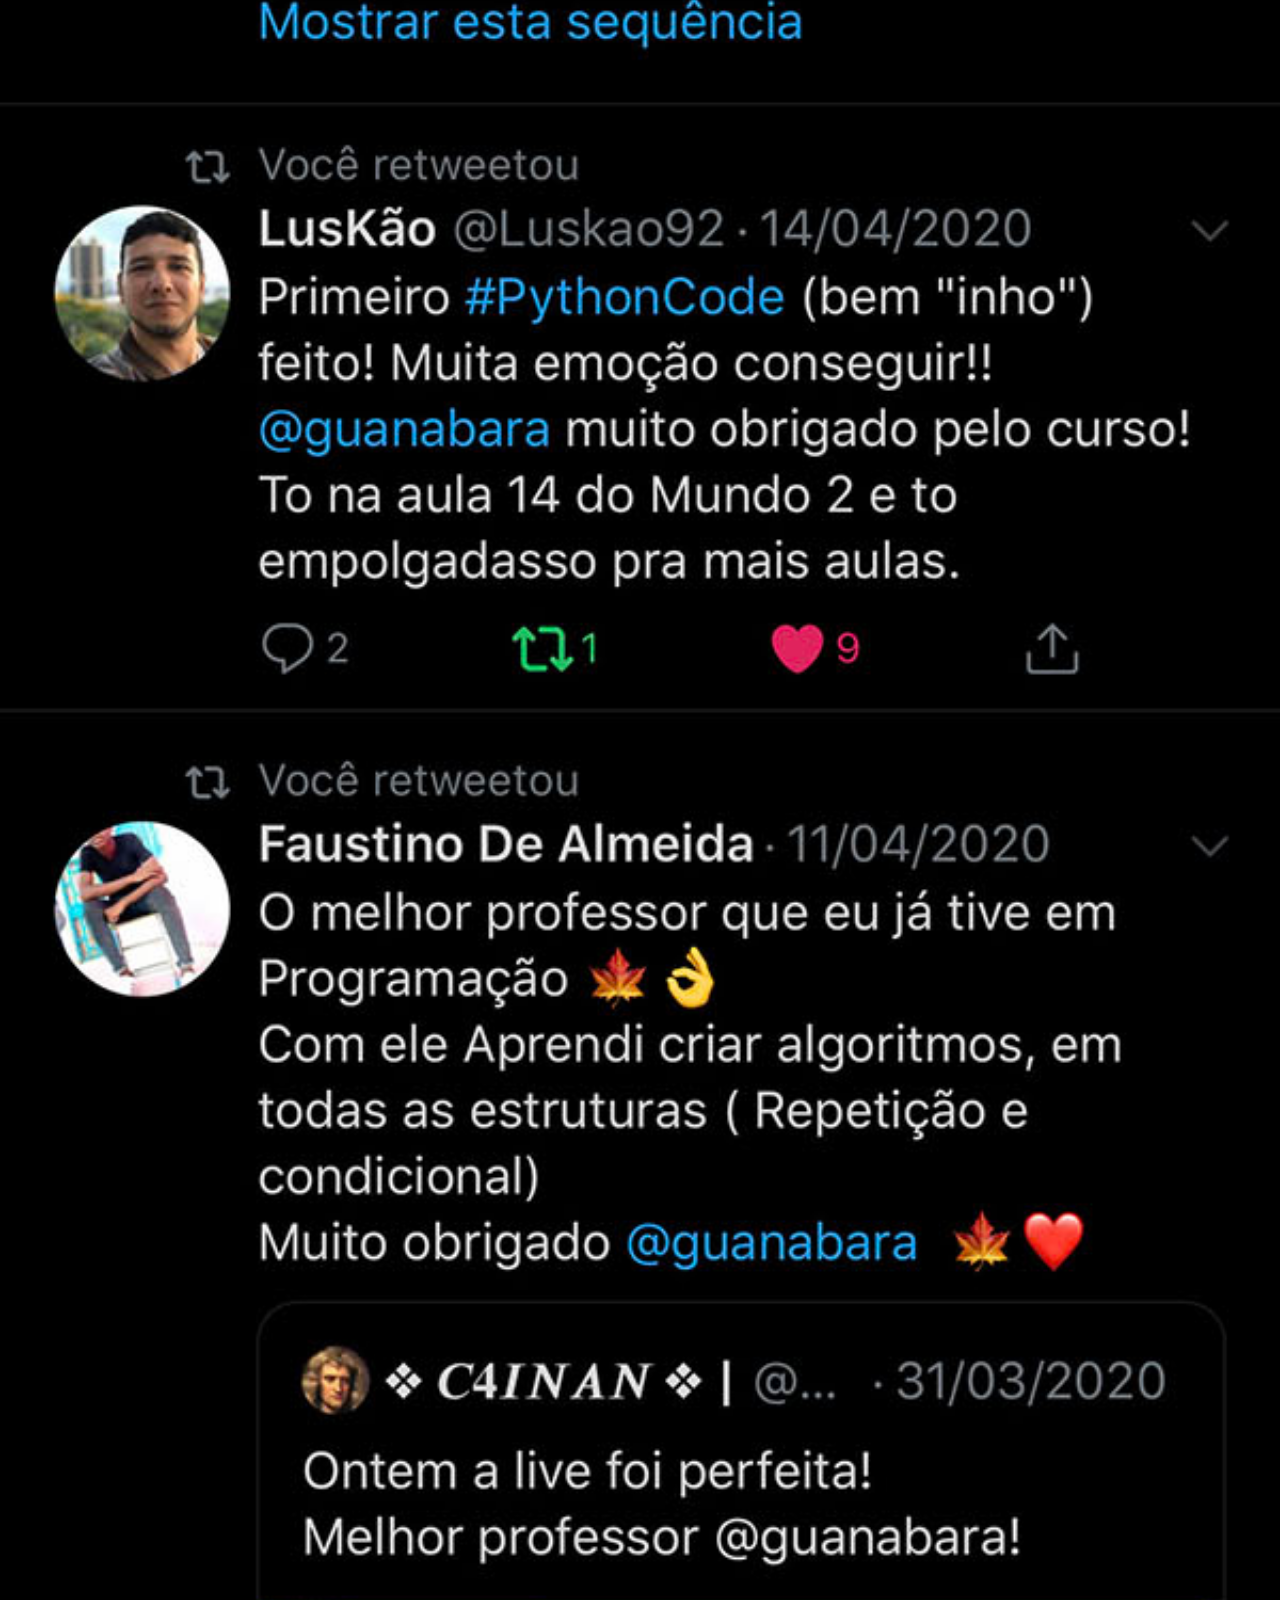
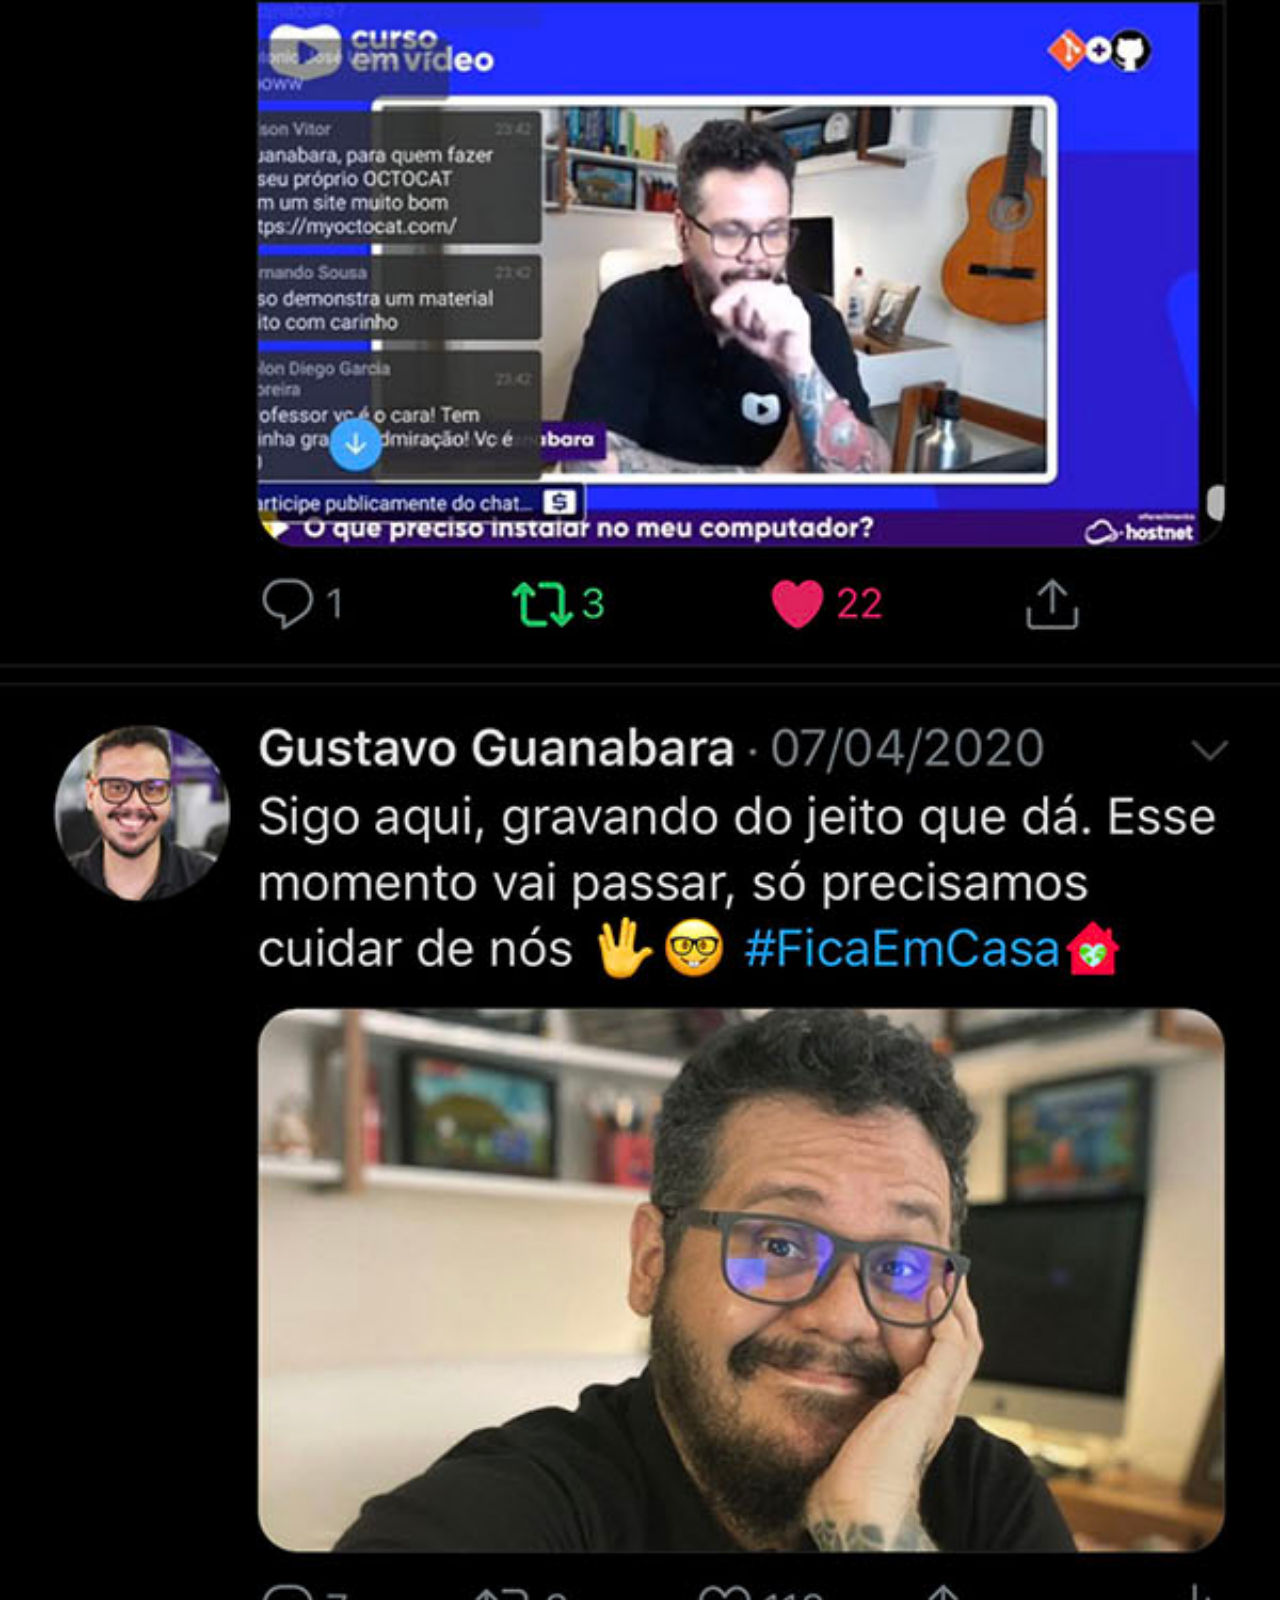
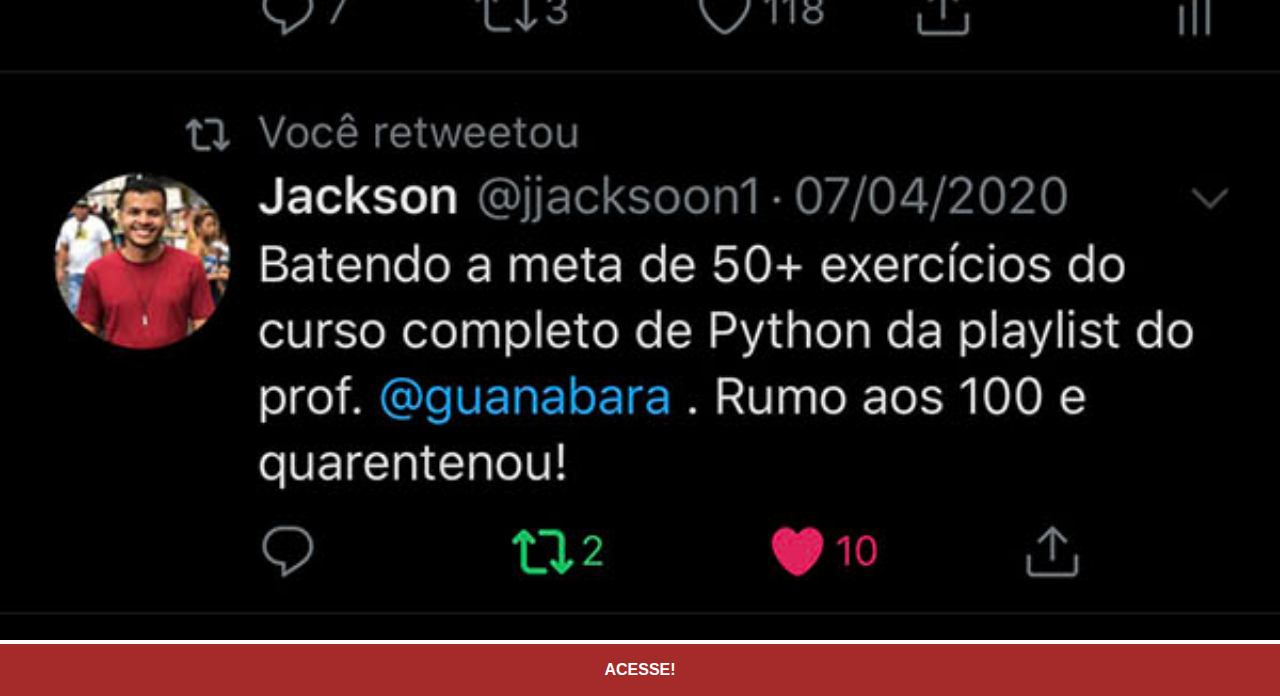
<file: twitter.html>
<!DOCTYPE html>
<html lang="pt-br">
<head>
    <meta charset="UTF-8">
    <meta http-equiv="X-UA-Compatible" content="IE=edge">
    <meta name="viewport" content="width=device-width, initial-scale=1.0">
    <link rel="stylesheet" href="estilos/social.css">
    <title>twitter</title>
</head>
<body>
    <img src="imagens/tela-twitter.jpg" alt="">
    <a href="https://twitter.com/guanabara" target="_blank">ACESSE!</a>
</body>
</html>
</file>
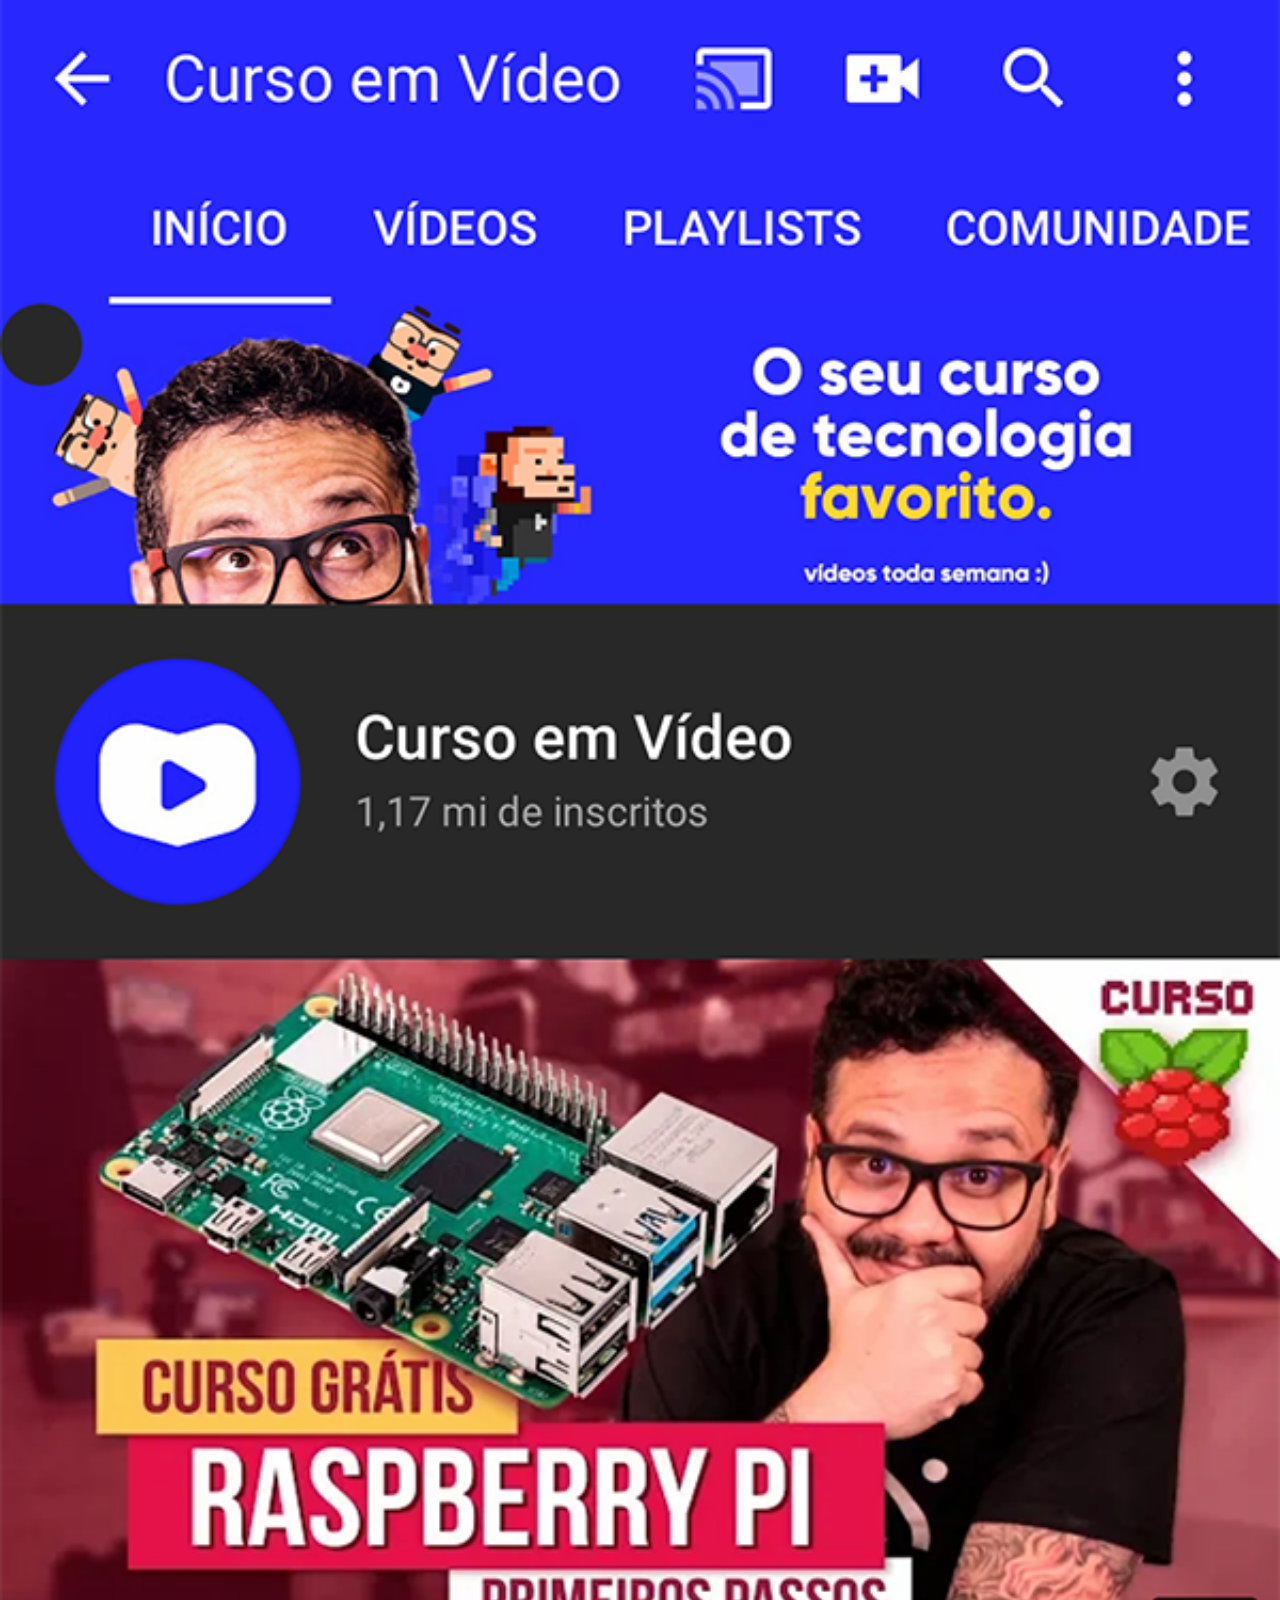
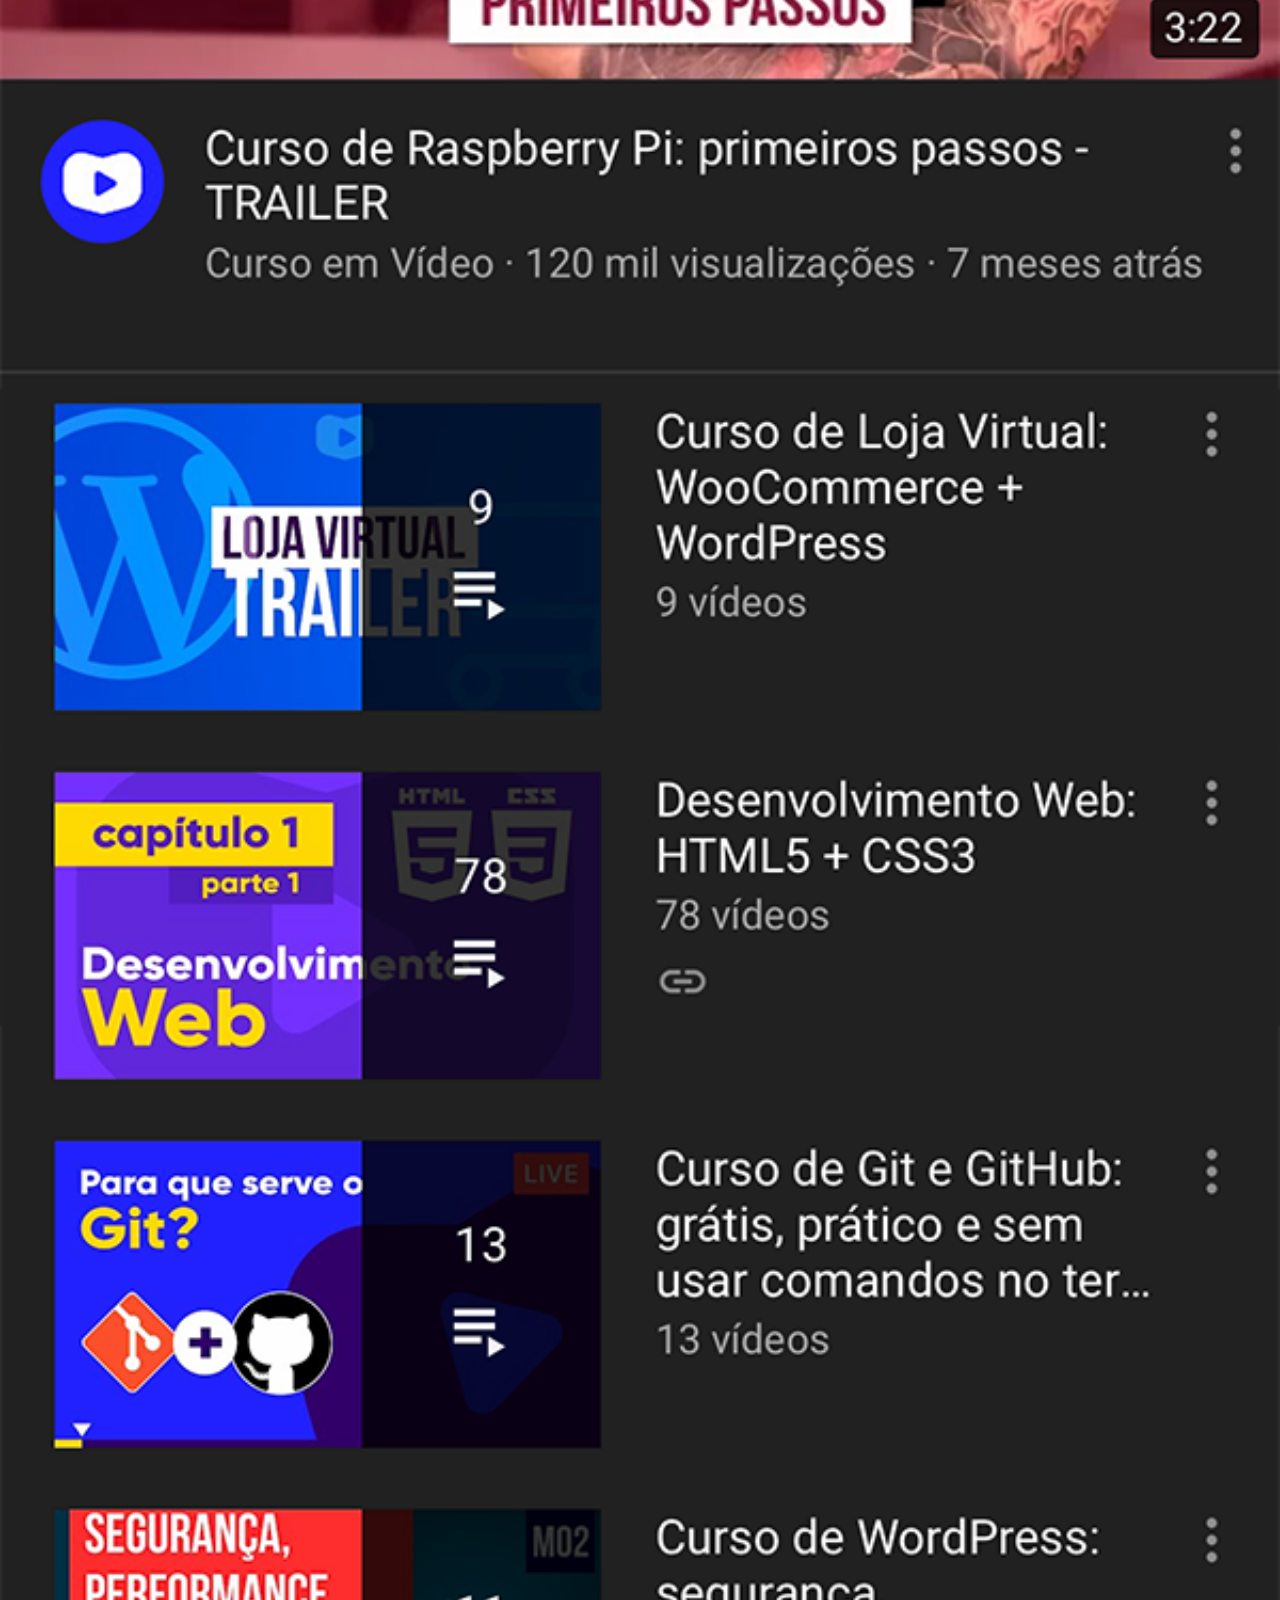
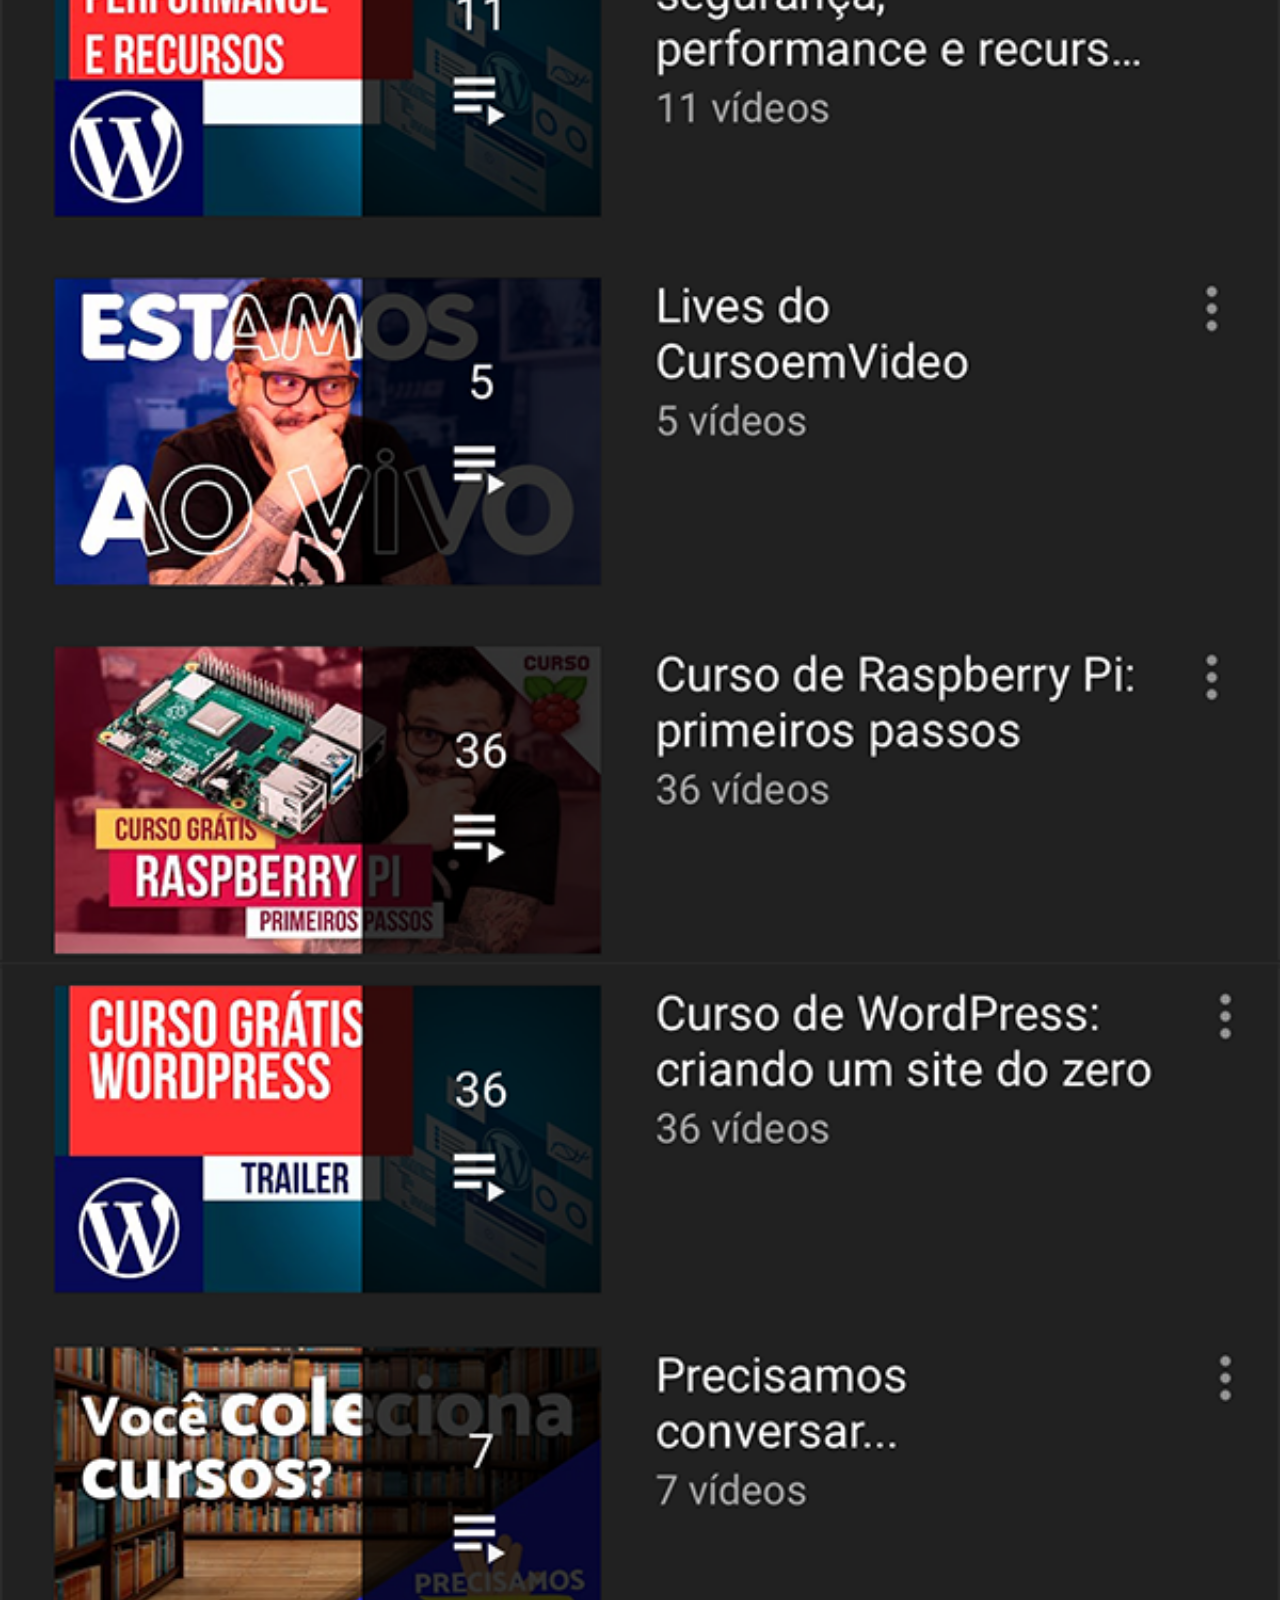
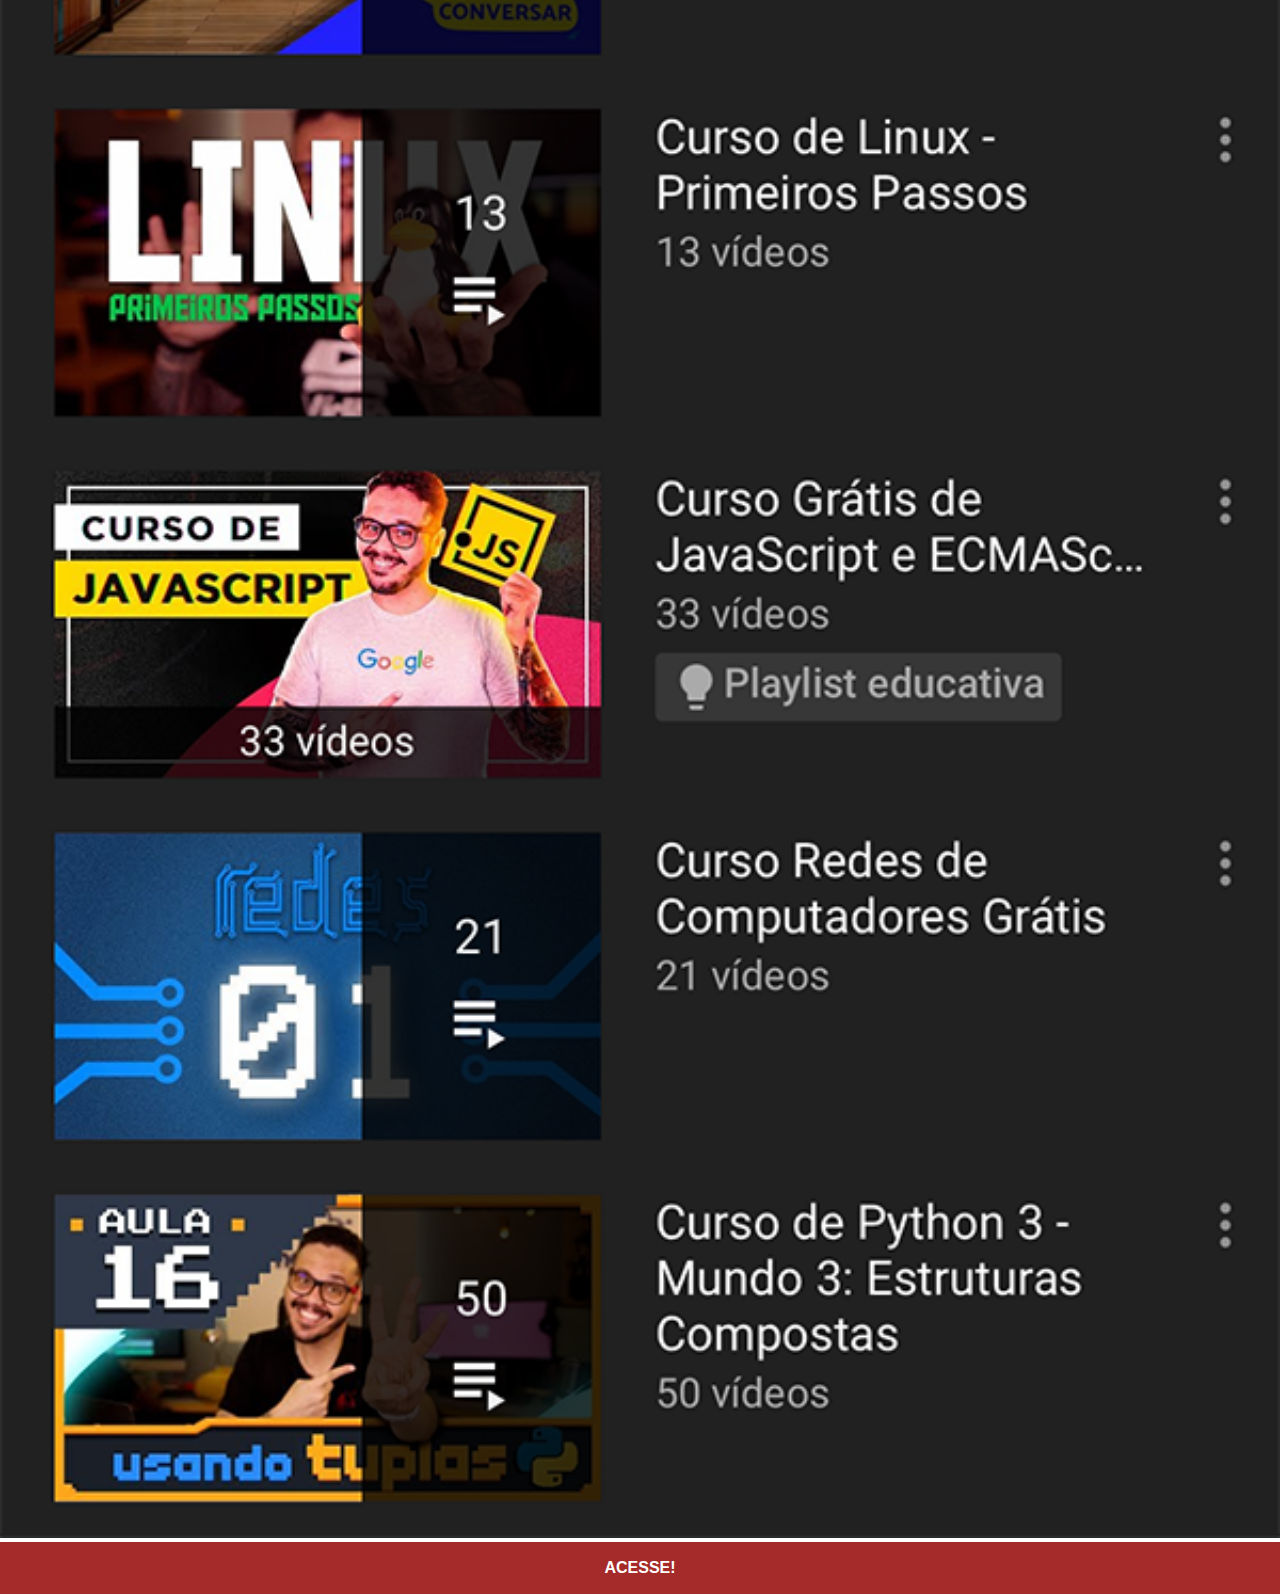
<file: youtube.html>
<!DOCTYPE html>
<html lang="en">
<head>
    <meta charset="UTF-8">
    <meta http-equiv="X-UA-Compatible" content="IE=edge">
    <meta name="viewport" content="width=device-width, initial-scale=1.0">
    <link rel="stylesheet" href="estilos/social.css">
    <title>Document</title>
</head>
<body>
    <img src="imagens/tela-youtube.png" alt="">
    <a href="https://www.youtube.com/c/CursoemV%C3%ADdeo/playlists" target="_blank">ACESSE!</a>
</body>
</html>
</file>
<file: estilos/social.css>
@charset "UTF8";

*{
    margin: 0px;
    padding: 0px;
    font-family: Arial, Helvetica, sans-serif;
}

::-webkit-scrollbar {
    width: 0px;
    height: 0px;
}

img {
    width: 100vw;
}

a{
    display: block;
    background-color: brown;
    color: white;
    padding: 17px;
    text-align: center;
    font-weight: bolder;
    text-decoration: none;
}

a:hover {
    text-decoration: underline;
}
</file>
